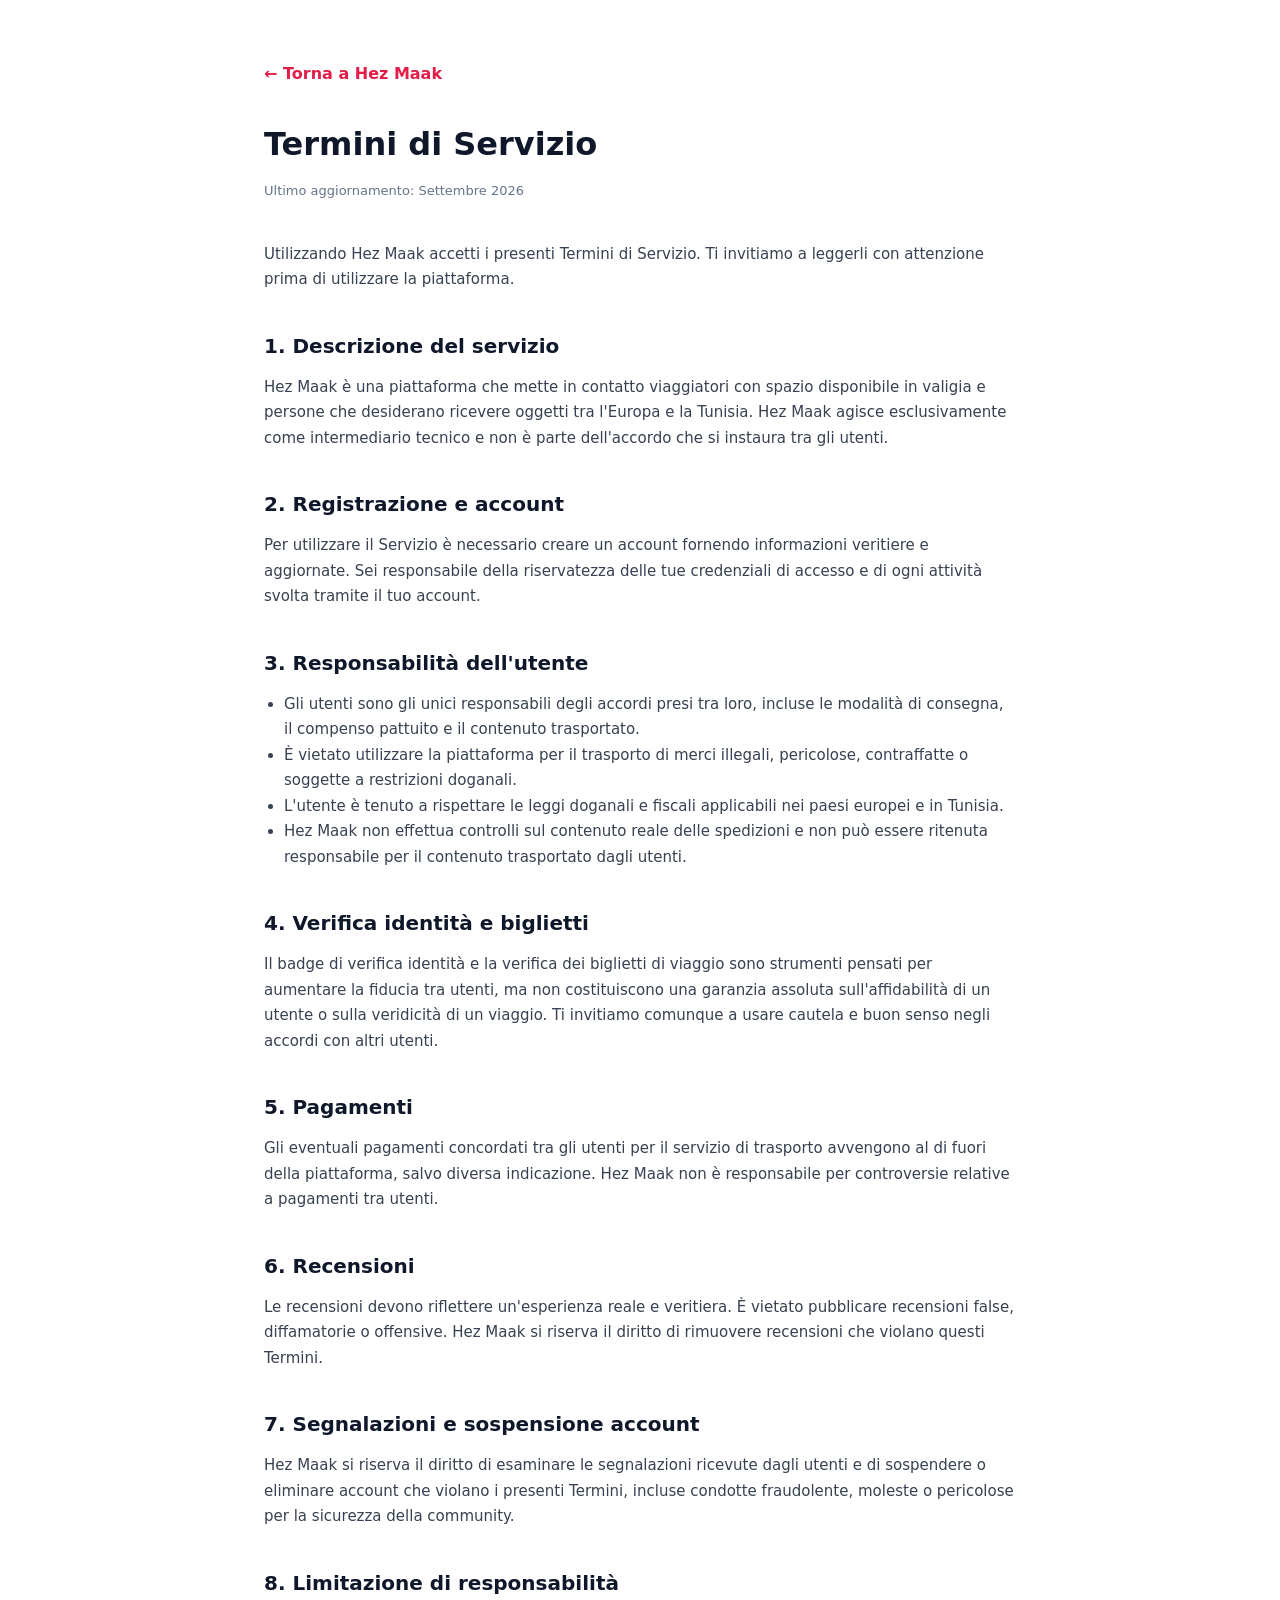
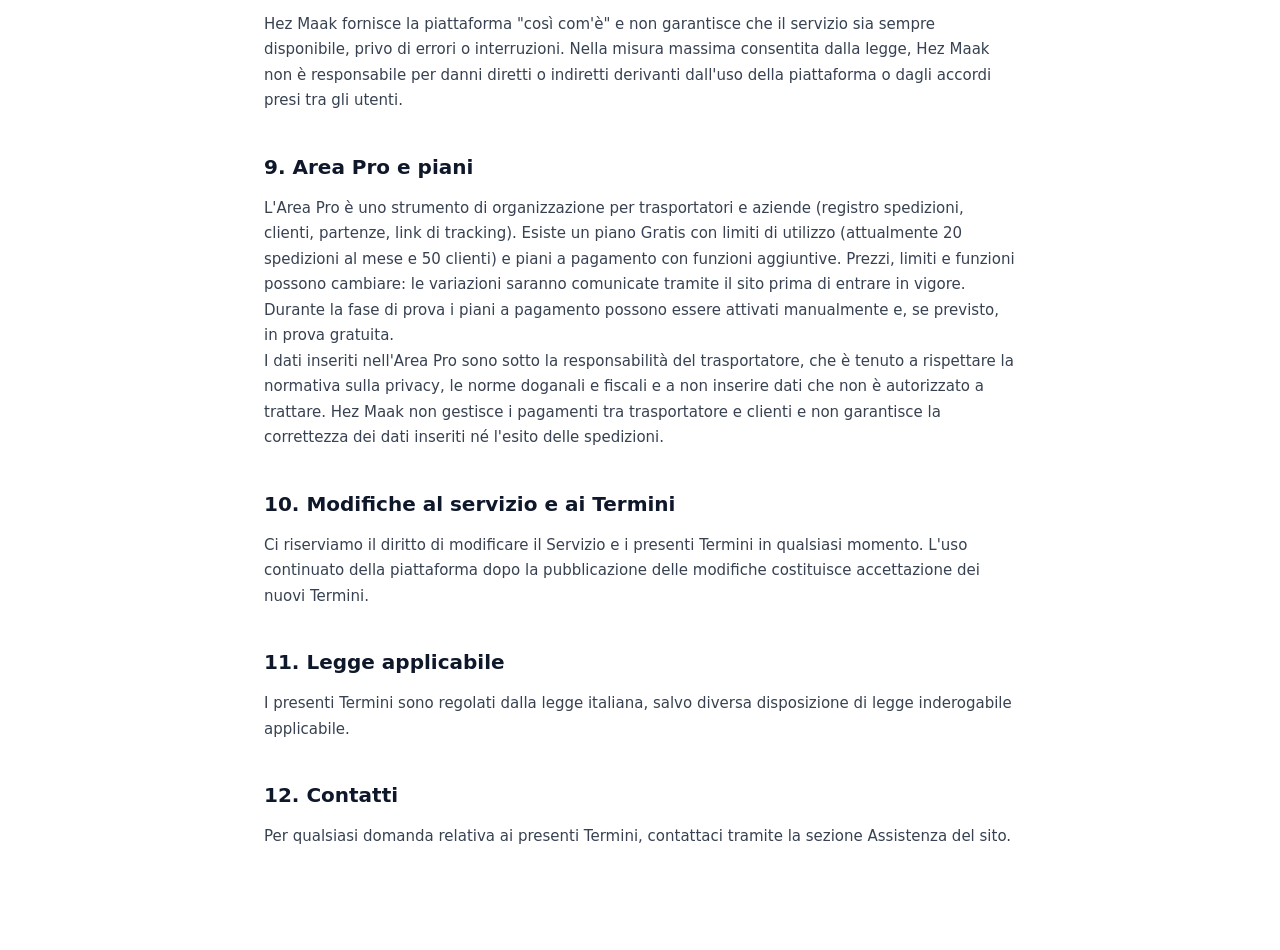
<file: OLD_termini.html>
<!DOCTYPE html>
<html lang="it" dir="ltr">

<head>

  <meta charset="UTF-8">

  <meta
    name="viewport"
    content="width=device-width, initial-scale=1.0"
  >

  <meta
    name="description"
    content="Termini di Servizio di Hez Maak."
  >

  <title>Termini di Servizio | Hez Maak</title>

  <link rel="icon" type="image/svg+xml" href="favicon.svg">
  <link rel="icon" type="image/png" sizes="32x32" href="favicon-32.png">
  <meta name="theme-color" content="#e11d48">

  <link
    rel="stylesheet"
    href="style.css"
  >

</head>

<body>

  <div class="legal-page">

    <a class="back-link" href="index.html">← Torna a Hez Maak</a>

    <h1>Termini di Servizio</h1>
    <p class="legal-updated">Ultimo aggiornamento: Settembre 2026</p>

    <p>
      Utilizzando Hez Maak accetti i presenti Termini di Servizio.
      Ti invitiamo a leggerli con attenzione prima di utilizzare
      la piattaforma.
    </p>

    <h2>1. Descrizione del servizio</h2>
    <p>
      Hez Maak è una piattaforma che mette in contatto viaggiatori
      con spazio disponibile in valigia e persone che desiderano
      ricevere oggetti tra l'Europa e la Tunisia. Hez Maak agisce
      esclusivamente come intermediario tecnico e non è parte
      dell'accordo che si instaura tra gli utenti.
    </p>

    <h2>2. Registrazione e account</h2>
    <p>
      Per utilizzare il Servizio è necessario creare un account
      fornendo informazioni veritiere e aggiornate. Sei responsabile
      della riservatezza delle tue credenziali di accesso e di ogni
      attività svolta tramite il tuo account.
    </p>

    <h2>3. Responsabilità dell'utente</h2>
    <ul>
      <li>Gli utenti sono gli unici responsabili degli accordi presi tra loro, incluse le modalità di consegna, il compenso pattuito e il contenuto trasportato.</li>
      <li>È vietato utilizzare la piattaforma per il trasporto di merci illegali, pericolose, contraffatte o soggette a restrizioni doganali.</li>
      <li>L'utente è tenuto a rispettare le leggi doganali e fiscali applicabili nei paesi europei e in Tunisia.</li>
      <li>Hez Maak non effettua controlli sul contenuto reale delle spedizioni e non può essere ritenuta responsabile per il contenuto trasportato dagli utenti.</li>
    </ul>

    <h2>4. Verifica identità e biglietti</h2>
    <p>
      Il badge di verifica identità e la verifica dei biglietti di
      viaggio sono strumenti pensati per aumentare la fiducia tra
      utenti, ma non costituiscono una garanzia assoluta sull'affidabilità
      di un utente o sulla veridicità di un viaggio. Ti invitiamo
      comunque a usare cautela e buon senso negli accordi con altri utenti.
    </p>

    <h2>5. Pagamenti</h2>
    <p>
      Gli eventuali pagamenti concordati tra gli utenti per il servizio
      di trasporto avvengono al di fuori della piattaforma, salvo
      diversa indicazione. Hez Maak non è responsabile per controversie
      relative a pagamenti tra utenti.
    </p>

    <h2>6. Recensioni</h2>
    <p>
      Le recensioni devono riflettere un'esperienza reale e veritiera.
      È vietato pubblicare recensioni false, diffamatorie o offensive.
      Hez Maak si riserva il diritto di rimuovere recensioni che
      violano questi Termini.
    </p>

    <h2>7. Segnalazioni e sospensione account</h2>
    <p>
      Hez Maak si riserva il diritto di esaminare le segnalazioni
      ricevute dagli utenti e di sospendere o eliminare account che
      violano i presenti Termini, incluse condotte fraudolente,
      moleste o pericolose per la sicurezza della community.
    </p>

    <h2>8. Limitazione di responsabilità</h2>
    <p>
      Hez Maak fornisce la piattaforma "così com'è" e non garantisce
      che il servizio sia sempre disponibile, privo di errori o
      interruzioni. Nella misura massima consentita dalla legge,
      Hez Maak non è responsabile per danni diretti o indiretti
      derivanti dall'uso della piattaforma o dagli accordi presi
      tra gli utenti.
    </p>

    <h2>9. Area Pro e piani</h2>
    <p>
      L'Area Pro è uno strumento di organizzazione per trasportatori e
      aziende (registro spedizioni, clienti, partenze, link di tracking).
      Esiste un piano Gratis con limiti di utilizzo (attualmente 20
      spedizioni al mese e 50 clienti) e piani a pagamento con funzioni
      aggiuntive. Prezzi, limiti e funzioni possono cambiare: le variazioni
      saranno comunicate tramite il sito prima di entrare in vigore. Durante
      la fase di prova i piani a pagamento possono essere attivati
      manualmente e, se previsto, in prova gratuita.
    </p>
    <p>
      I dati inseriti nell'Area Pro sono sotto la responsabilità del
      trasportatore, che è tenuto a rispettare la normativa sulla privacy, le
      norme doganali e fiscali e a non inserire dati che non è autorizzato a
      trattare. Hez Maak non gestisce i pagamenti tra trasportatore e clienti
      e non garantisce la correttezza dei dati inseriti né l'esito delle
      spedizioni.
    </p>

    <h2>10. Modifiche al servizio e ai Termini</h2>
    <p>
      Ci riserviamo il diritto di modificare il Servizio e i presenti
      Termini in qualsiasi momento. L'uso continuato della piattaforma
      dopo la pubblicazione delle modifiche costituisce accettazione
      dei nuovi Termini.
    </p>

    <h2>11. Legge applicabile</h2>
    <p>
      I presenti Termini sono regolati dalla legge italiana, salvo
      diversa disposizione di legge inderogabile applicabile.
    </p>

    <h2>12. Contatti</h2>
    <p>
      Per qualsiasi domanda relativa ai presenti Termini, contattaci
      tramite la sezione Assistenza del sito.
    </p>

  </div>

</body>

</html>
</file>
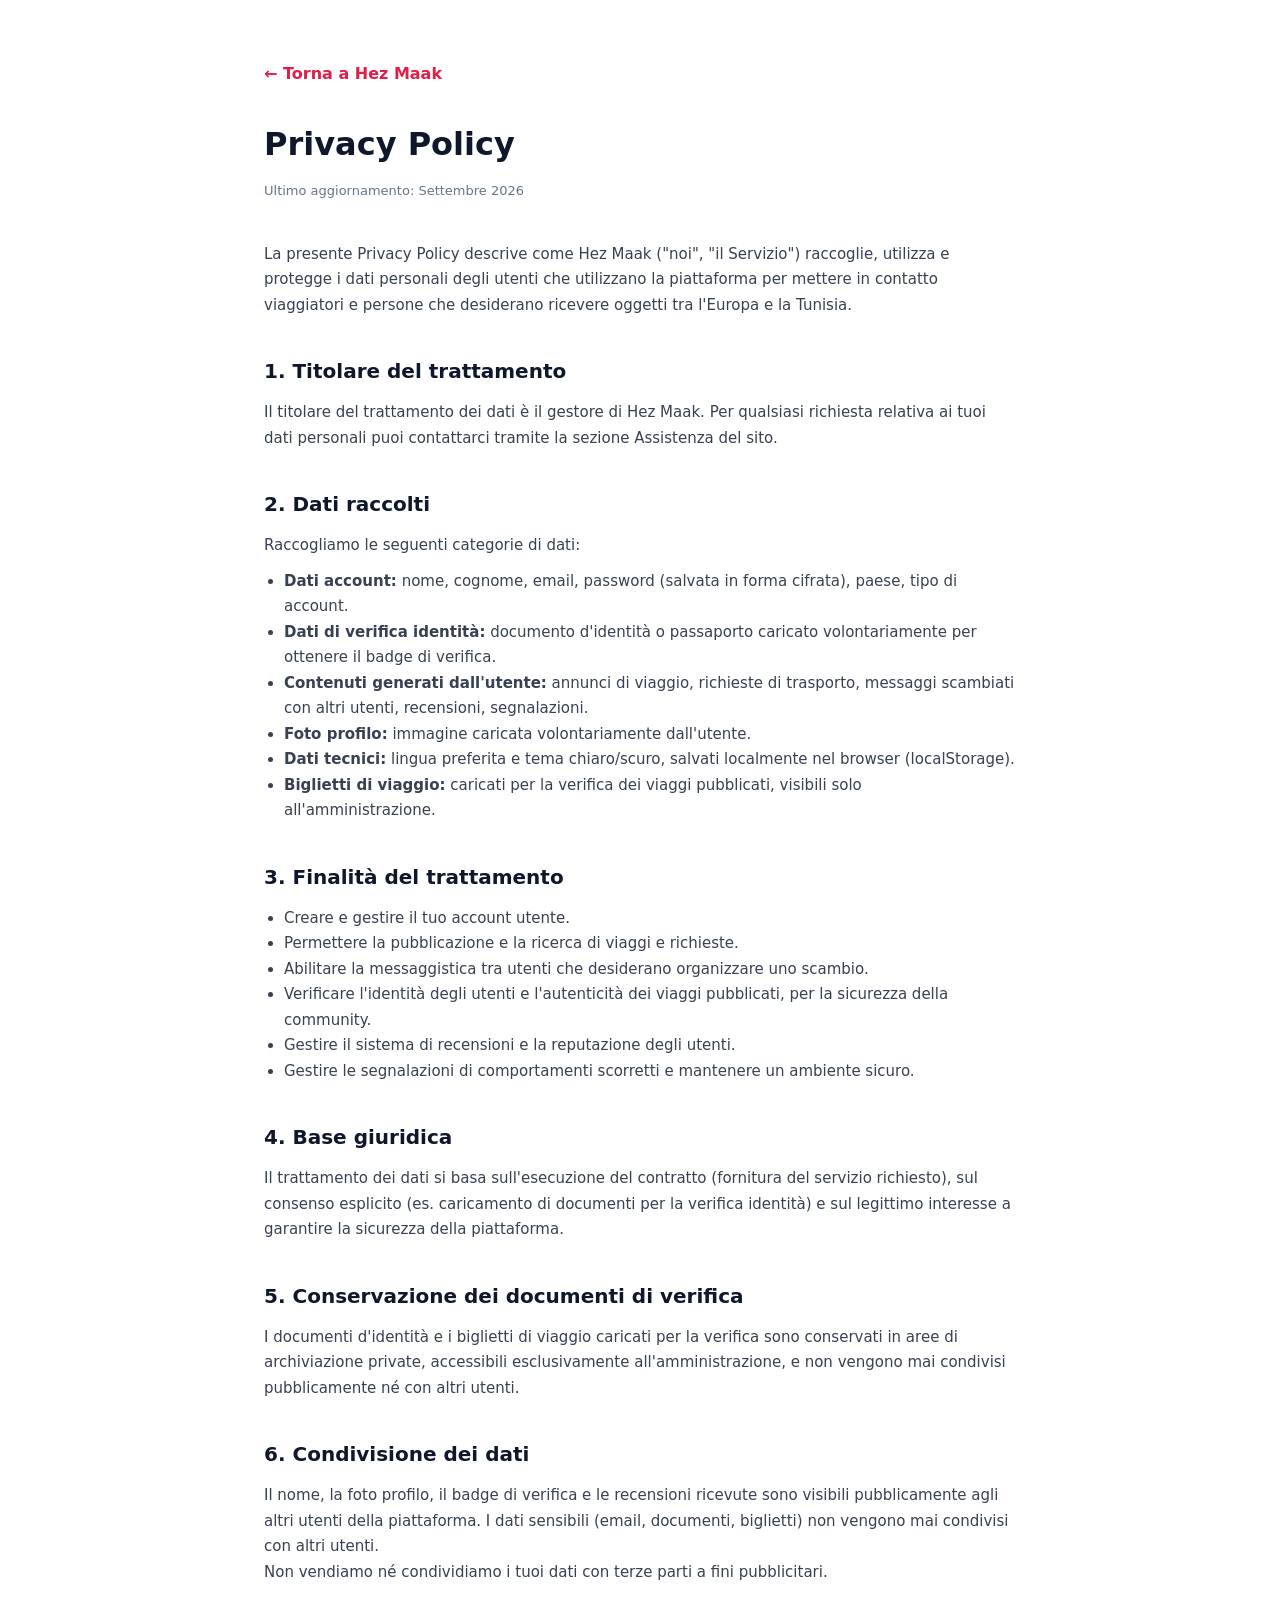
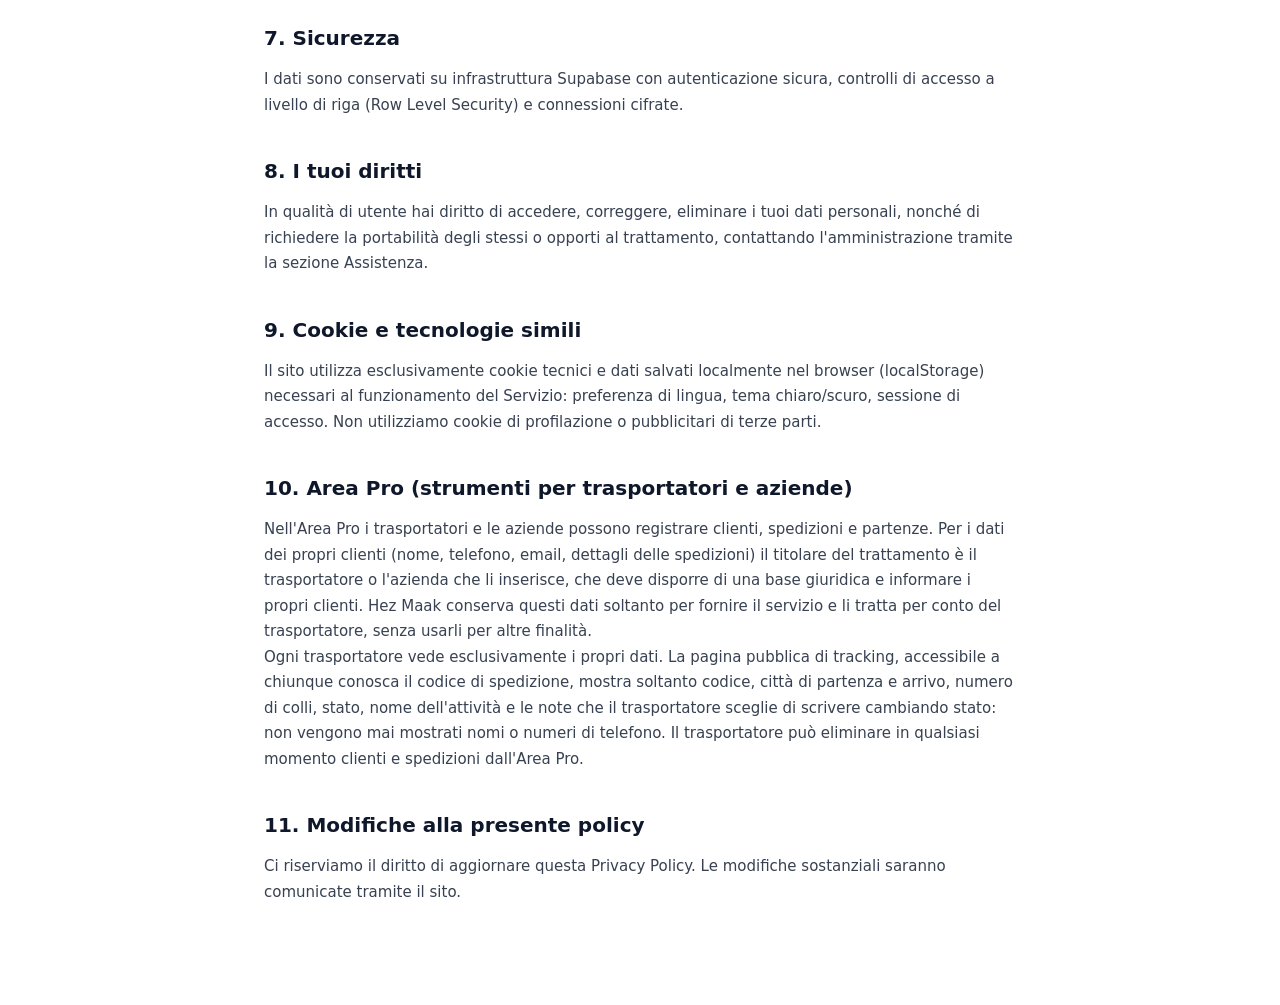
<file: privacy.html>
<!DOCTYPE html>
<html lang="it" dir="ltr">

<head>

  <meta charset="UTF-8">

  <meta
    name="viewport"
    content="width=device-width, initial-scale=1.0"
  >

  <meta
    name="description"
    content="Privacy Policy di Hez Maak."
  >

  <title>Privacy Policy | Hez Maak</title>

  <link rel="icon" type="image/svg+xml" href="favicon.svg">
  <link rel="icon" type="image/png" sizes="32x32" href="favicon-32.png">
  <meta name="theme-color" content="#e11d48">

  <link
    rel="stylesheet"
    href="style.css"
  >

</head>

<body>

  <div class="legal-page">

    <a class="back-link" href="index.html">← Torna a Hez Maak</a>

    <h1>Privacy Policy</h1>
    <p class="legal-updated">Ultimo aggiornamento: Settembre 2026</p>

    <p>
      La presente Privacy Policy descrive come Hez Maak ("noi", "il Servizio")
      raccoglie, utilizza e protegge i dati personali degli utenti che
      utilizzano la piattaforma per mettere in contatto viaggiatori e persone
      che desiderano ricevere oggetti tra l'Europa e la Tunisia.
    </p>

    <h2>1. Titolare del trattamento</h2>
    <p>
      Il titolare del trattamento dei dati è il gestore di Hez Maak.
      Per qualsiasi richiesta relativa ai tuoi dati personali puoi
      contattarci tramite la sezione Assistenza del sito.
    </p>

    <h2>2. Dati raccolti</h2>
    <p>Raccogliamo le seguenti categorie di dati:</p>
    <ul>
      <li><strong>Dati account:</strong> nome, cognome, email, password (salvata in forma cifrata), paese, tipo di account.</li>
      <li><strong>Dati di verifica identità:</strong> documento d'identità o passaporto caricato volontariamente per ottenere il badge di verifica.</li>
      <li><strong>Contenuti generati dall'utente:</strong> annunci di viaggio, richieste di trasporto, messaggi scambiati con altri utenti, recensioni, segnalazioni.</li>
      <li><strong>Foto profilo:</strong> immagine caricata volontariamente dall'utente.</li>
      <li><strong>Dati tecnici:</strong> lingua preferita e tema chiaro/scuro, salvati localmente nel browser (localStorage).</li>
      <li><strong>Biglietti di viaggio:</strong> caricati per la verifica dei viaggi pubblicati, visibili solo all'amministrazione.</li>
    </ul>

    <h2>3. Finalità del trattamento</h2>
    <ul>
      <li>Creare e gestire il tuo account utente.</li>
      <li>Permettere la pubblicazione e la ricerca di viaggi e richieste.</li>
      <li>Abilitare la messaggistica tra utenti che desiderano organizzare uno scambio.</li>
      <li>Verificare l'identità degli utenti e l'autenticità dei viaggi pubblicati, per la sicurezza della community.</li>
      <li>Gestire il sistema di recensioni e la reputazione degli utenti.</li>
      <li>Gestire le segnalazioni di comportamenti scorretti e mantenere un ambiente sicuro.</li>
    </ul>

    <h2>4. Base giuridica</h2>
    <p>
      Il trattamento dei dati si basa sull'esecuzione del contratto
      (fornitura del servizio richiesto), sul consenso esplicito
      (es. caricamento di documenti per la verifica identità) e
      sul legittimo interesse a garantire la sicurezza della piattaforma.
    </p>

    <h2>5. Conservazione dei documenti di verifica</h2>
    <p>
      I documenti d'identità e i biglietti di viaggio caricati per la
      verifica sono conservati in aree di archiviazione private,
      accessibili esclusivamente all'amministrazione, e non vengono
      mai condivisi pubblicamente né con altri utenti.
    </p>

    <h2>6. Condivisione dei dati</h2>
    <p>
      Il nome, la foto profilo, il badge di verifica e le recensioni
      ricevute sono visibili pubblicamente agli altri utenti della
      piattaforma. I dati sensibili (email, documenti, biglietti)
      non vengono mai condivisi con altri utenti.
    </p>
    <p>
      Non vendiamo né condividiamo i tuoi dati con terze parti a
      fini pubblicitari.
    </p>

    <h2>7. Sicurezza</h2>
    <p>
      I dati sono conservati su infrastruttura Supabase con
      autenticazione sicura, controlli di accesso a livello di
      riga (Row Level Security) e connessioni cifrate.
    </p>

    <h2>8. I tuoi diritti</h2>
    <p>
      In qualità di utente hai diritto di accedere, correggere,
      eliminare i tuoi dati personali, nonché di richiedere la
      portabilità degli stessi o opporti al trattamento, contattando
      l'amministrazione tramite la sezione Assistenza.
    </p>

    <h2>9. Cookie e tecnologie simili</h2>
    <p>
      Il sito utilizza esclusivamente cookie tecnici e dati salvati
      localmente nel browser (localStorage) necessari al funzionamento
      del Servizio: preferenza di lingua, tema chiaro/scuro, sessione
      di accesso. Non utilizziamo cookie di profilazione o pubblicitari
      di terze parti.
    </p>

    <h2>10. Area Pro (strumenti per trasportatori e aziende)</h2>
    <p>
      Nell'Area Pro i trasportatori e le aziende possono registrare clienti,
      spedizioni e partenze. Per i dati dei propri clienti (nome, telefono,
      email, dettagli delle spedizioni) il titolare del trattamento è il
      trasportatore o l'azienda che li inserisce, che deve disporre di una
      base giuridica e informare i propri clienti. Hez Maak conserva questi
      dati soltanto per fornire il servizio e li tratta per conto del
      trasportatore, senza usarli per altre finalità.
    </p>
    <p>
      Ogni trasportatore vede esclusivamente i propri dati. La pagina pubblica
      di tracking, accessibile a chiunque conosca il codice di spedizione,
      mostra soltanto codice, città di partenza e arrivo, numero di colli,
      stato, nome dell'attività e le note che il trasportatore sceglie di
      scrivere cambiando stato: non vengono mai mostrati nomi o numeri di
      telefono. Il trasportatore può eliminare in qualsiasi momento clienti e
      spedizioni dall'Area Pro.
    </p>

    <h2>11. Modifiche alla presente policy</h2>
    <p>
      Ci riserviamo il diritto di aggiornare questa Privacy Policy.
      Le modifiche sostanziali saranno comunicate tramite il sito.
    </p>

  </div>

</body>

</html>
</file>
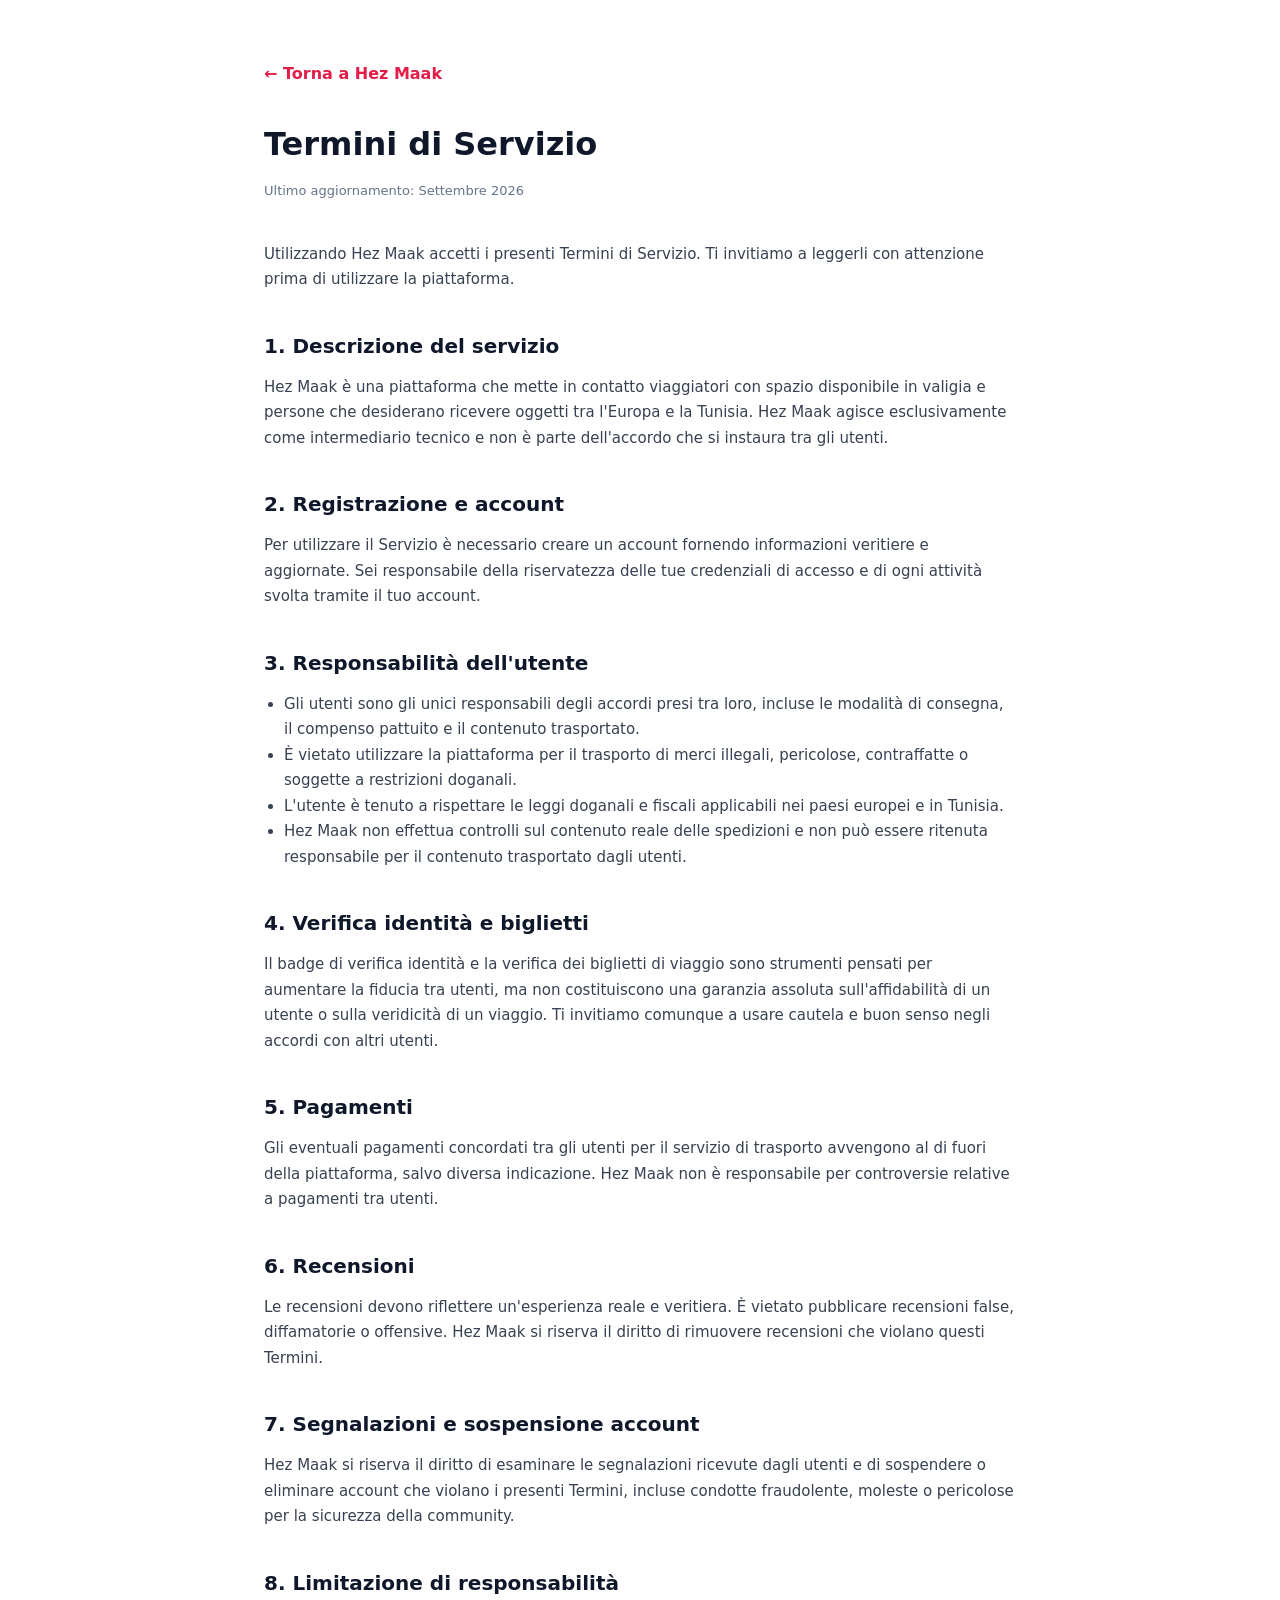
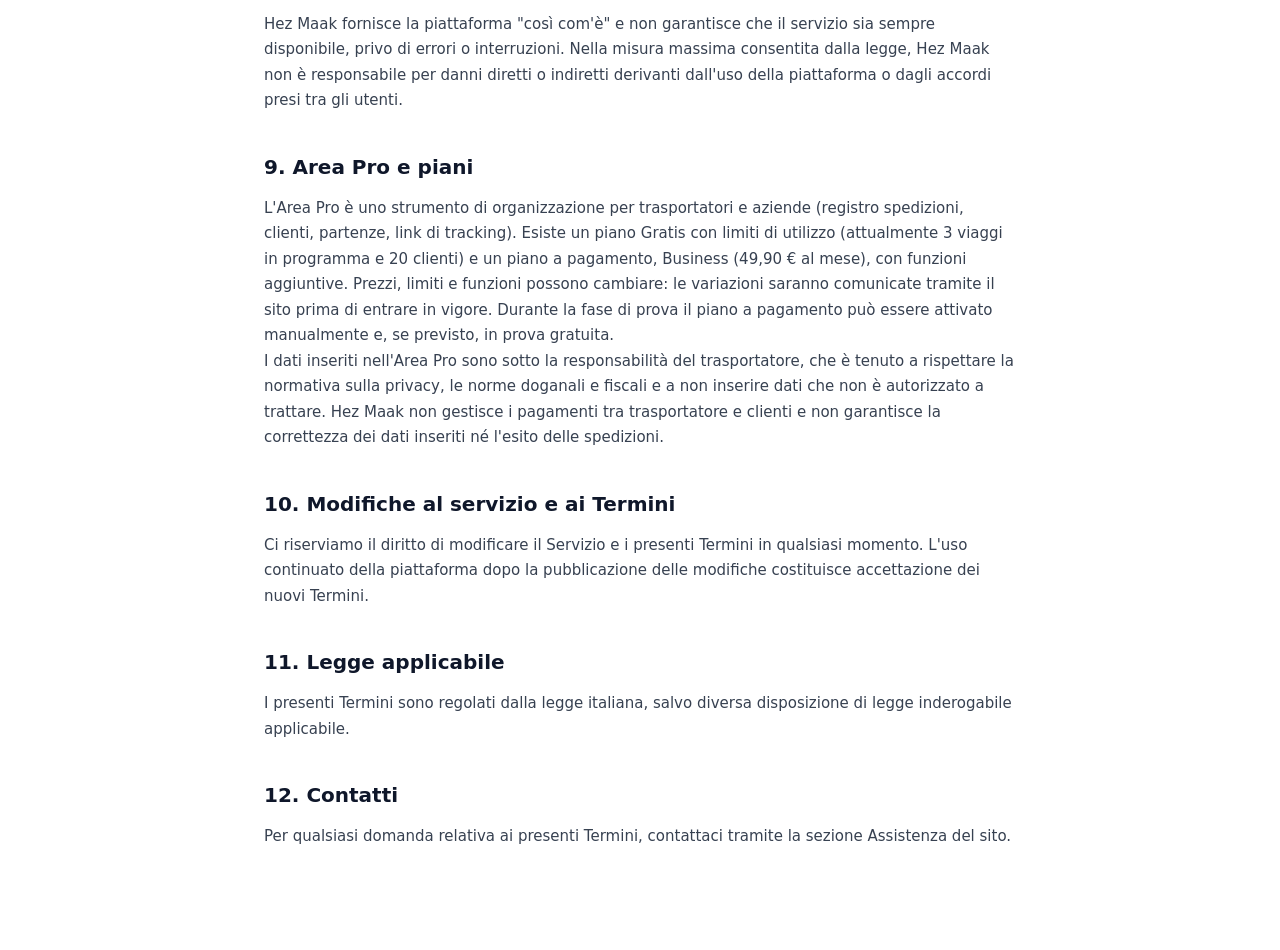
<file: termini.html>
<!DOCTYPE html>
<html lang="it" dir="ltr">

<head>

  <meta charset="UTF-8">

  <meta
    name="viewport"
    content="width=device-width, initial-scale=1.0"
  >

  <meta
    name="description"
    content="Termini di Servizio di Hez Maak."
  >

  <title>Termini di Servizio | Hez Maak</title>

  <link rel="icon" type="image/svg+xml" href="favicon.svg">
  <link rel="icon" type="image/png" sizes="32x32" href="favicon-32.png">
  <meta name="theme-color" content="#e11d48">

  <link
    rel="stylesheet"
    href="style.css"
  >

</head>

<body>

  <div class="legal-page">

    <a class="back-link" href="index.html">← Torna a Hez Maak</a>

    <h1>Termini di Servizio</h1>
    <p class="legal-updated">Ultimo aggiornamento: Settembre 2026</p>

    <p>
      Utilizzando Hez Maak accetti i presenti Termini di Servizio.
      Ti invitiamo a leggerli con attenzione prima di utilizzare
      la piattaforma.
    </p>

    <h2>1. Descrizione del servizio</h2>
    <p>
      Hez Maak è una piattaforma che mette in contatto viaggiatori
      con spazio disponibile in valigia e persone che desiderano
      ricevere oggetti tra l'Europa e la Tunisia. Hez Maak agisce
      esclusivamente come intermediario tecnico e non è parte
      dell'accordo che si instaura tra gli utenti.
    </p>

    <h2>2. Registrazione e account</h2>
    <p>
      Per utilizzare il Servizio è necessario creare un account
      fornendo informazioni veritiere e aggiornate. Sei responsabile
      della riservatezza delle tue credenziali di accesso e di ogni
      attività svolta tramite il tuo account.
    </p>

    <h2>3. Responsabilità dell'utente</h2>
    <ul>
      <li>Gli utenti sono gli unici responsabili degli accordi presi tra loro, incluse le modalità di consegna, il compenso pattuito e il contenuto trasportato.</li>
      <li>È vietato utilizzare la piattaforma per il trasporto di merci illegali, pericolose, contraffatte o soggette a restrizioni doganali.</li>
      <li>L'utente è tenuto a rispettare le leggi doganali e fiscali applicabili nei paesi europei e in Tunisia.</li>
      <li>Hez Maak non effettua controlli sul contenuto reale delle spedizioni e non può essere ritenuta responsabile per il contenuto trasportato dagli utenti.</li>
    </ul>

    <h2>4. Verifica identità e biglietti</h2>
    <p>
      Il badge di verifica identità e la verifica dei biglietti di
      viaggio sono strumenti pensati per aumentare la fiducia tra
      utenti, ma non costituiscono una garanzia assoluta sull'affidabilità
      di un utente o sulla veridicità di un viaggio. Ti invitiamo
      comunque a usare cautela e buon senso negli accordi con altri utenti.
    </p>

    <h2>5. Pagamenti</h2>
    <p>
      Gli eventuali pagamenti concordati tra gli utenti per il servizio
      di trasporto avvengono al di fuori della piattaforma, salvo
      diversa indicazione. Hez Maak non è responsabile per controversie
      relative a pagamenti tra utenti.
    </p>

    <h2>6. Recensioni</h2>
    <p>
      Le recensioni devono riflettere un'esperienza reale e veritiera.
      È vietato pubblicare recensioni false, diffamatorie o offensive.
      Hez Maak si riserva il diritto di rimuovere recensioni che
      violano questi Termini.
    </p>

    <h2>7. Segnalazioni e sospensione account</h2>
    <p>
      Hez Maak si riserva il diritto di esaminare le segnalazioni
      ricevute dagli utenti e di sospendere o eliminare account che
      violano i presenti Termini, incluse condotte fraudolente,
      moleste o pericolose per la sicurezza della community.
    </p>

    <h2>8. Limitazione di responsabilità</h2>
    <p>
      Hez Maak fornisce la piattaforma "così com'è" e non garantisce
      che il servizio sia sempre disponibile, privo di errori o
      interruzioni. Nella misura massima consentita dalla legge,
      Hez Maak non è responsabile per danni diretti o indiretti
      derivanti dall'uso della piattaforma o dagli accordi presi
      tra gli utenti.
    </p>

    <h2>9. Area Pro e piani</h2>
    <p>
      L'Area Pro è uno strumento di organizzazione per trasportatori e
      aziende (registro spedizioni, clienti, partenze, link di tracking).
      Esiste un piano Gratis con limiti di utilizzo (attualmente 3
      viaggi in programma e 20 clienti) e un piano a pagamento, Business
      (49,90 € al mese), con funzioni aggiuntive. Prezzi, limiti e funzioni possono cambiare: le variazioni
      saranno comunicate tramite il sito prima di entrare in vigore. Durante
      la fase di prova il piano a pagamento può essere attivato
      manualmente e, se previsto, in prova gratuita.
    </p>
    <p>
      I dati inseriti nell'Area Pro sono sotto la responsabilità del
      trasportatore, che è tenuto a rispettare la normativa sulla privacy, le
      norme doganali e fiscali e a non inserire dati che non è autorizzato a
      trattare. Hez Maak non gestisce i pagamenti tra trasportatore e clienti
      e non garantisce la correttezza dei dati inseriti né l'esito delle
      spedizioni.
    </p>

    <h2>10. Modifiche al servizio e ai Termini</h2>
    <p>
      Ci riserviamo il diritto di modificare il Servizio e i presenti
      Termini in qualsiasi momento. L'uso continuato della piattaforma
      dopo la pubblicazione delle modifiche costituisce accettazione
      dei nuovi Termini.
    </p>

    <h2>11. Legge applicabile</h2>
    <p>
      I presenti Termini sono regolati dalla legge italiana, salvo
      diversa disposizione di legge inderogabile applicabile.
    </p>

    <h2>12. Contatti</h2>
    <p>
      Per qualsiasi domanda relativa ai presenti Termini, contattaci
      tramite la sezione Assistenza del sito.
    </p>

  </div>

</body>

</html>
</file>
<file: style.css>
* {
  box-sizing: border-box;
  margin: 0;
  padding: 0;
}

:root {
  --primary: #e11d48;
  --primary-dark: #be123c;
  --dark: #0f172a;
  --text: #334155;
  --muted: #64748b;
  --light: #f8fafc;
  --border: #e2e8f0;
  --white: #ffffff;
  --green: #16a34a;
}

html {
  scroll-behavior: smooth;
}

body {
  font-family:
    Inter,
    system-ui,
    -apple-system,
    BlinkMacSystemFont,
    "Segoe UI",
    sans-serif;

  background: var(--white);
  color: var(--text);
  line-height: 1.6;
}

button,
input,
select,
textarea {
  font: inherit;
}

button {
  cursor: pointer;
}

a {
  text-decoration: none;
  color: inherit;
}

.container {
  width: min(1180px, calc(100% - 40px));
  margin: auto;
}


/* =====================================================
   HEADER
===================================================== */

.header {
  position: sticky;
  top: 0;
  z-index: 1000;
  background: rgba(255,255,255,.95);
  backdrop-filter: blur(12px);
  border-bottom: 1px solid var(--border);
}

.nav {
  min-height: 75px;
  display: flex;
  align-items: center;
  justify-content: space-between;
  gap: 25px;
}

.logo {
  display: flex;
  align-items: center;
  gap: 10px;
}

.logo-icon {
  width: 40px;
  height: 40px;
  flex-shrink: 0;
  border-radius: 10px;
}

.logo-text {
  font-size: 22px;
  font-weight: 900;
  color: var(--primary);
  display: flex;
  flex-direction: column;
  line-height: 1;
}

.logo-text small {
  font-size: 11px;
  color: var(--dark);
  font-weight: 500;
  margin-top: 4px;
}

nav {
  display: flex;
  align-items: center;
  gap: 20px;
}

nav a {
  font-size: 14px;
  font-weight: 600;
}

nav a:hover {
  color: var(--primary);
}

.mobile-menu {
  display: none;
  border: 0;
  background: transparent;
  font-size: 27px;
}

.primary,
.secondary {
  border: 0;
  padding: 12px 19px;
  min-height: 44px;
  box-sizing: border-box;
  display: inline-flex;
  align-items: center;
  justify-content: center;
  border-radius: 12px;
  font-weight: 700;
  transition: .2s;
}

.primary {
  background: var(--primary);
  color: white;
}

.primary:hover {
  background: var(--primary-dark);
  transform: translateY(-1px);
}

.secondary {
  background: #fff1f2;
  color: var(--primary);
}

.secondary:hover {
  background: #ffe4e6;
}

.large {
  padding: 15px 24px;
  font-size: 16px;
}

.icon-button,
.language-button {
  border: 0;
  background: transparent;
  padding: 8px;
}

.language-button {
  font-weight: 700;
}


/* =====================================================
   HERO
===================================================== */

.hero {
  background:
    radial-gradient(
      circle at 80% 20%,
      #ffe4e6,
      transparent 35%
    ),
    linear-gradient(
      180deg,
      #fff,
      #fff7f8
    );

  padding: 90px 0;
}

.hero-grid {
  display: grid;
  grid-template-columns: 1.15fr .85fr;
  align-items: center;
  gap: 70px;
}

.badge {
  display: inline-block;
  background: white;
  border: 1px solid var(--border);
  border-radius: 30px;
  padding: 7px 13px;
  margin-bottom: 20px;
  font-size: 13px;
  font-weight: 700;
}

.hero h1 {
  font-size: clamp(40px, 6vw, 70px);
  line-height: 1.02;
  letter-spacing: -2px;
  color: var(--dark);
}

.hero h1 span {
  color: var(--primary);
}

.hero-content > p {
  max-width: 650px;
  margin: 25px 0;
  font-size: 18px;
  color: var(--muted);
}

.hero-buttons {
  display: flex;
  flex-wrap: wrap;
  gap: 12px;
}

.trust {
  display: flex;
  flex-wrap: wrap;
  gap: 20px;
  margin-top: 28px;
  color: var(--muted);
  font-size: 13px;
}

.trust strong {
  color: var(--green);
}

.hero-card {
  display: flex;
  justify-content: center;
}

.route-card {
  width: 100%;
  max-width: 430px;
  background: white;
  border: 1px solid var(--border);
  border-radius: 25px;
  padding: 35px;
  box-shadow: 0 25px 70px rgba(15,23,42,.1);
}

.route-title {
  font-weight: 800;
  margin-bottom: 35px;
}

.route {
  display: flex;
  align-items: center;
  justify-content: space-between;
  gap: 15px;
}

.route > div {
  text-align: center;
}

.route span {
  display: block;
  font-size: 40px;
}

.route-line {
  color: var(--primary);
  font-size: 14px;
}

.route-card p {
  margin-top: 30px;
  color: var(--muted);
}


/* =====================================================
   SECTIONS
===================================================== */

section {
  padding: 90px 0;
}

.section-title span,
.section-label {
  color: var(--primary);
  font-size: 12px;
  font-weight: 900;
  letter-spacing: 1.5px;
}

.section-title h2,
.section-header h2 {
  font-size: clamp(28px, 4vw, 42px);
  color: var(--dark);
  margin-top: 8px;
}


/* =====================================================
   HOW
===================================================== */

.how {
  background: var(--light);
}

.steps {
  display: grid;
  grid-template-columns: repeat(4, 1fr);
  gap: 25px;
  margin-top: 50px;
}

.step {
  background: white;
  padding: 30px;
  border-radius: 18px;
  border: 1px solid var(--border);
}

.step-number {
  width: 42px;
  height: 42px;
  display: grid;
  place-items: center;
  background: #ffe4e6;
  color: var(--primary);
  border-radius: 50%;
  font-weight: 900;
  margin-bottom: 20px;
}

.step h3 {
  color: var(--dark);
  margin-bottom: 8px;
}

.step p {
  color: var(--muted);
}


/* =====================================================
   MARKETPLACE
===================================================== */

.marketplace,
.requests-section {
  background: white;
}

.requests-section {
  background: #f8fafc;
}

.section-header {
  display: flex;
  justify-content: space-between;
  align-items: end;
  gap: 20px;
  margin-bottom: 35px;
}

.cards {
  display: grid;
  grid-template-columns:
    repeat(3, minmax(0, 1fr));
  gap: 20px;
}

.card {
  background: white;
  border: 1px solid var(--border);
  border-radius: 20px;
  padding: 25px;
  box-shadow: 0 8px 30px rgba(15,23,42,.05);
}

.card h3 {
  color: var(--dark);
  margin-bottom: 3px;
}

.card p {
  margin-top: 10px;
}

.avatar {
  width: 52px;
  height: 52px;
  display: grid;
  place-items: center;
  background: #fff1f2;
  border-radius: 50%;
  font-size: 25px;
  margin-bottom: 15px;
}

.trip-card strong {
  display: block;
  margin-top: 15px;
  color: var(--primary);
  font-size: 18px;
}

.trip-card button {
  margin-top: 20px;
  width: 100%;
}


/* Riga con bottone Contatta + Segnala affiancati */

.card-actions-row {
  display: flex;
  gap: 8px;
  margin-top: 20px;
}

.card-actions-row .primary {
  flex: 1;
  margin-top: 0;
}

.report-inline-button {
  flex-shrink: 0;
  width: 44px;
  height: 44px;
  border-radius: 12px;
  border: 1px solid var(--border);
  background: #fff;
  font-size: 17px;
  cursor: pointer;
  display: flex;
  align-items: center;
  justify-content: center;
  transition: .2s;
}

.report-inline-button:hover {
  background: #fff1f2;
  border-color: #fecaca;
}

.verified {
  background: #dcfce7;
  color: #166534;
  border-radius: 20px;
  padding: 3px 7px;
  font-size: 11px;
}

.loading,
.empty-state {
  grid-column: 1 / -1;
  text-align: center;
  padding: 60px 20px;
  color: var(--muted);
}


/* =====================================================
   CTA
===================================================== */

.cta {
  background: var(--dark);
  color: white;
  text-align: center;
}

.cta h2 {
  font-size: clamp(30px, 5vw, 50px);
}

.cta p {
  color: #cbd5e1;
  margin: 15px 0 25px;
}


/* =====================================================
   FOOTER
===================================================== */

footer {
  background: #020617;
  color: #cbd5e1;
  padding-top: 60px;
}

.footer-grid {
  display: grid;
  grid-template-columns: 2fr 1fr 1fr;
  gap: 50px;
  padding-bottom: 50px;
}

.footer-grid h4 {
  color: white;
  margin-bottom: 15px;
}

.footer-grid a {
  display: block;
  margin: 8px 0;
}

.footer-grid a:hover {
  color: white;
}

.social-links {
  display: flex;
  gap: 10px;
  margin-top: 20px;
}

.social-links a {
  width: 40px;
  height: 40px;
  display: grid;
  place-items: center;
  border-radius: 12px;
  background: rgba(255, 255, 255, .08);
  color: #cbd5e1;
  transition: .2s;
}

.social-links a:hover {
  background: var(--primary);
  color: white;
  transform: translateY(-2px);
}

.copyright {
  text-align: center;
  border-top: 1px solid #1e293b;
  padding: 20px;
  font-size: 13px;
}


/* =====================================================
   AUTH
===================================================== */

#authModal,
#tripModal,
#requestModal {
  display: none;
}

.auth-overlay {
  position: fixed;
  inset: 0;
  background: rgba(2,6,23,.7);
  z-index: 9999;
  display: flex;
  align-items: center;
  justify-content: center;
  padding: 20px;
}

.auth-box {
  width: 100%;
  max-width: 450px;
  max-height: 90vh;
  overflow-y: auto;
  background: white;
  padding: 32px;
  border-radius: 22px;
  position: relative;
  box-shadow: 0 30px 90px rgba(0,0,0,.25);
}

.auth-box h2 {
  color: var(--dark);
  margin-bottom: 8px;
}

.auth-box > div > p {
  color: var(--muted);
  margin-bottom: 20px;
}

.auth-box input,
.auth-box select,
.auth-box textarea {
  width: 100%;
  padding: 13px;
  margin-bottom: 12px;
  border: 1px solid #cbd5e1;
  border-radius: 10px;
  background: white;
}

.auth-box textarea {
  resize: vertical;
}

.auth-box label {
  display: block;
  font-size: 13px;
  font-weight: 700;
  margin: 8px 0 5px;
}

.auth-close {
  position: absolute;
  right: 15px;
  top: 10px;
  border: 0;
  background: transparent;
  font-size: 30px;
  color: var(--muted);
}

.auth-button {
  width: 100%;
  margin-top: 5px;
}

.auth-switch {
  text-align: center;
  margin-top: 18px !important;
}

.auth-switch button {
  border: 0;
  background: transparent;
  color: var(--primary);
  font-weight: 800;
}

.auth-error,
.auth-success {
  padding: 12px;
  margin-top: 15px;
  border-radius: 10px;
}

.auth-error {
  background: #fee2e2;
  color: #991b1b;
}

.auth-success {
  background: #dcfce7;
  color: #166534;
}


/* =====================================================
   DARK
===================================================== */

body.dark {
  background: #020617;
  color: #cbd5e1;
}

body.dark .header,
body.dark .route-card,
body.dark .card,
body.dark .step,
body.dark .auth-box {
  background: #0f172a;
  border-color: #1e293b;
}

body.dark .hero {
  background: #020617;
}

body.dark .hero h1,
body.dark .section-title h2,
body.dark .section-header h2,
body.dark .step h3,
body.dark .card h3,
body.dark .auth-box h2 {
  color: white;
}

body.dark .how,
body.dark .requests-section {
  background: #020617;
}

body.dark .badge {
  background: #0f172a;
  border-color: #1e293b;
}

body.dark .logo-text small {
  color: white;
}

body.dark .auth-box input,
body.dark .auth-box select,
body.dark .auth-box textarea {
  background: #020617;
  color: white;
  border-color: #334155;
}


/* =====================================================
   MOBILE
===================================================== */

@media (max-width: 900px) {

  .mobile-menu {
    display: block;
  }

  nav {
    position: absolute;
    top: 75px;
    left: 0;
    right: 0;
    background: white;
    padding: 20px;
    border-bottom: 1px solid var(--border);
    display: none;
    flex-direction: column;
    align-items: stretch;
  }

  nav.open {
    display: flex;
  }

  .hero-grid {
    grid-template-columns: 1fr;
  }

  .hero-card {
    order: -1;
  }

  .steps {
    grid-template-columns: repeat(2, 1fr);
  }

  .cards {
    grid-template-columns: repeat(2, 1fr);
  }

  .footer-grid {
    grid-template-columns: 1fr 1fr;
  }
}


@media (max-width: 600px) {

  .container {
    width: min(
      100% - 28px,
      1180px
    );
  }

  section {
    padding: 65px 0;
  }

  .hero {
    padding: 60px 0;
  }

  .hero h1 {
    font-size: 42px;
    letter-spacing: -1.5px;
  }

  .hero-buttons {
    flex-direction: column;
  }

  .hero-buttons button {
    width: 100%;
  }

  .trust {
    flex-direction: column;
    gap: 8px;
  }

  .route-card {
    padding: 25px;
  }

  .route {
    flex-direction: column;
  }

  .route-line {
    transform: rotate(90deg);
  }

  .steps,
  .cards,
  .footer-grid {
    grid-template-columns: 1fr;
  }

  .section-header {
    align-items: stretch;
    flex-direction: column;
  }

  .section-header button {
    width: 100%;
  }

  .auth-box {
    padding: 25px 20px;
  }

}


/* =====================================================
   PROFILE DASHBOARD
===================================================== */

.profile-page {
  position: fixed;
  inset: 0;
  z-index: 9000;
  background: #f8fafc;
  overflow-y: auto;
  padding: 35px 0 70px;
}

.back-button {
  border: 0;
  background: transparent;
  color: var(--primary);
  font-weight: 800;
  font-size: 15px;
  margin-bottom: 25px;
  cursor: pointer;
}

.profile-layout {
  display: grid;
  grid-template-columns: 300px 1fr;
  gap: 25px;
  align-items: start;
}

.profile-sidebar {
  background: white;
  border: 1px solid var(--border);
  border-radius: 22px;
  padding: 30px;
  text-align: center;
  position: sticky;
  top: 20px;
  box-shadow: 0 10px 35px rgba(15,23,42,.06);
}

.profile-avatar-wrap {
  position: relative;
  width: 95px;
  margin: 0 auto 18px;
}

.profile-avatar {
  width: 95px;
  height: 95px;
  border-radius: 50%;
  background: #fff1f2;
  display: grid;
  place-items: center;
  font-size: 45px;
  overflow: hidden;
}

.profile-avatar img {
  width: 100%;
  height: 100%;
  object-fit: cover;
}

.avatar-edit-button {
  position: absolute;
  bottom: 14px;
  right: -4px;
  width: 32px;
  height: 32px;
  border-radius: 50%;
  border: 2px solid #fff;
  background: #0066ff;
  color: #fff;
  font-size: 14px;
  display: flex;
  align-items: center;
  justify-content: center;
  cursor: pointer;
  box-shadow: 0 2px 8px rgba(0,0,0,.2);
}

.avatar-edit-button:hover {
  filter: brightness(1.1);
}


/* Avatar riutilizzabile su card viaggi/richieste/recensioni */

.avatar-img {
  border-radius: 50%;
  object-fit: cover;
  flex-shrink: 0;
  display: block;
  margin-bottom: 15px;
}

.avatar-placeholder {
  border-radius: 50%;
  background: #fff1f2;
  display: flex;
  align-items: center;
  justify-content: center;
  flex-shrink: 0;
  font-size: 20px;
}

.profile-sidebar h2 {
  color: var(--dark);
  margin-bottom: 5px;
}

.profile-email {
  color: var(--muted);
  font-size: 13px;
  word-break: break-word;
}

.profile-badge {
  display: inline-block;
  margin: 18px 0;
  padding: 7px 12px;
  border-radius: 30px;
  font-size: 12px;
  font-weight: 800;
}

.verified-profile {
  background: #dcfce7;
  color: #166534;
}

.not-verified {
  background: #fef3c7;
  color: #92400e;
}

.profile-rating {
  display: flex;
  justify-content: center;
  flex-direction: column;
  gap: 3px;
  padding: 15px 0;
  border-top: 1px solid var(--border);
  border-bottom: 1px solid var(--border);
  margin-bottom: 20px;
}

.profile-rating strong {
  font-size: 20px;
  color: var(--dark);
}

.profile-rating span {
  color: var(--muted);
  font-size: 13px;
}

.profile-action {
  width: 100%;
  margin-bottom: 10px;
}

.logout-button {
  width: 100%;
  margin-top: 15px;
  border: 0;
  background: transparent;
  color: #dc2626;
  padding: 10px;
  font-weight: 700;
  cursor: pointer;
}

.profile-main {
  min-width: 0;
}

.profile-header {
  margin-bottom: 25px;
}

.profile-header h1 {
  color: var(--dark);
  font-size: clamp(30px, 4vw, 45px);
  margin: 5px 0;
}

.profile-header p {
  color: var(--muted);
}

.profile-card {
  background: white;
  border: 1px solid var(--border);
  border-radius: 22px;
  padding: 30px;
  margin-bottom: 20px;
}

.profile-card h3 {
  color: var(--dark);
  margin-bottom: 10px;
  font-size: 20px;
}

.profile-card > p {
  color: var(--muted);
}

.profile-card-title {
  display: flex;
  justify-content: space-between;
  align-items: center;
  gap: 15px;
}

.small-button {
  border: 0;
  background: #fff1f2;
  color: var(--primary);
  padding: 8px 13px;
  border-radius: 9px;
  font-weight: 700;
}

.profile-info-grid {
  display: grid;
  grid-template-columns: repeat(2, 1fr);
  gap: 20px;
  margin-top: 20px;
}

.profile-info-grid div {
  padding: 17px;
  background: #f8fafc;
  border-radius: 13px;
}

.profile-info-grid span {
  display: block;
  color: var(--muted);
  font-size: 12px;
  margin-bottom: 5px;
}

.profile-info-grid strong {
  color: var(--dark);
}

.verification-card {
  display: flex;
  justify-content: space-between;
  align-items: center;
  gap: 25px;
}

.verification-status {
  background: #dcfce7;
  color: #166534;
  padding: 12px 18px;
  border-radius: 12px;
  font-weight: 900;
  white-space: nowrap;
}

.success-text {
  color: #15803d !important;
  font-weight: 700;
}

.profile-menu-grid {
  display: grid;
  grid-template-columns: repeat(2, 1fr);
  gap: 15px;
  margin-top: 20px;
}

.profile-menu-grid button {
  border: 1px solid var(--border);
  background: #f8fafc;
  border-radius: 15px;
  padding: 20px;
  text-align: left;
  cursor: pointer;
  transition: .2s;
}

.profile-menu-grid button:hover {
  border-color: var(--primary);
  transform: translateY(-2px);
}

.profile-menu-grid span {
  display: block;
  font-size: 28px;
  margin-bottom: 10px;
}

.profile-menu-grid strong {
  display: block;
  color: var(--dark);
}

.profile-menu-grid small {
  display: block;
  color: var(--muted);
  margin-top: 4px;
}


/* =====================================================
   DARK PROFILE
===================================================== */

body.dark .profile-page {
  background: #020617;
}

body.dark .profile-sidebar,
body.dark .profile-card {
  background: #0f172a;
  border-color: #1e293b;
}

body.dark .profile-sidebar h2,
body.dark .profile-header h1,
body.dark .profile-card h3,
body.dark .profile-info-grid strong,
body.dark .profile-rating strong {
  color: white;
}

body.dark .profile-info-grid div,
body.dark .profile-menu-grid button {
  background: #020617;
  border-color: #1e293b;
}


/* =====================================================
   MOBILE PROFILE
===================================================== */

@media (max-width: 800px) {

  .profile-page {
    padding: 20px 0 50px;
  }

  .profile-layout {
    grid-template-columns: 1fr;
  }

  .profile-sidebar {
    position: relative;
    top: 0;
  }

  .profile-info-grid,
  .profile-menu-grid {
    grid-template-columns: 1fr;
  }

  .verification-card {
    flex-direction: column;
    align-items: stretch;
  }

  .verification-card button,
  .verification-status {
    width: 100%;
    text-align: center;
  }

}


/* =====================================================
   IDENTITY VERIFICATION
===================================================== */

.verification-modal {
  max-width: 500px;
}

.verification-icon {
  width: 70px;
  height: 70px;
  border-radius: 18px;
  background: #fff1f2;
  display: grid;
  place-items: center;
  font-size: 34px;
  margin-bottom: 20px;
}

.verification-form {
  margin-top: 25px;
}

.upload-help {
  display: block;
  color: var(--muted);
  font-size: 12px;
  margin-top: -5px;
  margin-bottom: 15px;
}

.verification-pending,
.verification-approved,
.verification-rejected {
  padding: 18px;
  border-radius: 14px;
  margin: 20px 0;
}

.verification-pending {
  background: #fef3c7;
  color: #92400e;
}

.verification-approved {
  background: #dcfce7;
  color: #166534;
}

.verification-rejected {
  background: #fee2e2;
  color: #991b1b;
}

.verification-pending strong,
.verification-approved strong,
.verification-rejected strong {
  display: block;
  margin-bottom: 5px;
}

.verification-pending p,
.verification-approved p,
.verification-rejected p {
  font-size: 13px;
  margin-top: 5px;
}

body.dark .verification-icon {
  background: #3f1724;
}


/* =====================================================
   ADMIN
===================================================== */

.admin-request {
  display: flex;
  justify-content: space-between;
  gap: 25px;
  align-items: center;
}

.admin-actions {
  display: flex;
  gap: 10px;
  flex-wrap: wrap;
  justify-content: flex-end;
}

.admin-actions button {
  white-space: nowrap;
}

@media (max-width: 800px) {

  .admin-request {
    flex-direction: column;
    align-items: stretch;
  }

  .admin-actions {
    justify-content: stretch;
    flex-direction: column;
  }

  .admin-actions button {
    width: 100%;
  }

}

.admin-header-button {
  border: 0;
  background: #111827;
  color: white;
  padding: 10px 15px;
  border-radius: 10px;
  font-weight: 800;
  cursor: pointer;
  margin-left: 8px;
  transition: .2s;
}

.admin-header-button:hover {
  transform: translateY(-1px);
  opacity: .9;
}

@media (max-width: 600px) {

  .admin-header-button {
    padding: 8px 10px;
    font-size: 12px;
    margin-left: 4px;
  }

}


/* =====================================================
   TRIP STATUS
===================================================== */

.verified-trip,
.pending-trip,
.rejected-trip {
  display: inline-block;
  margin-top: 8px;
  padding: 6px 10px;
  border-radius: 20px;
  font-size: 12px;
  font-weight: 800;
}

.verified-trip {
  background: #dcfce7;
  color: #166534;
}

.pending-trip {
  background: #fef3c7;
  color: #92400e;
}

.rejected-trip {
  background: #fee2e2;
  color: #991b1b;
}


/* =====================================================
   ARABIC / RTL
===================================================== */

html[dir="rtl"] {
  direction: rtl;
}

html[dir="rtl"] body {
  text-align: right;
}

html[dir="rtl"] .nav {
  flex-direction: row-reverse;
}

html[dir="rtl"] .hero-grid {
  direction: rtl;
}

html[dir="rtl"] .route {
  flex-direction: row-reverse;
}

html[dir="rtl"] .hero-buttons {
  flex-direction: row-reverse;
}

html[dir="rtl"] .trust {
  direction: rtl;
}

html[dir="rtl"] .section-header {
  direction: rtl;
}

html[dir="rtl"] .footer-grid {
  direction: rtl;
}

html[dir="rtl"] input,
html[dir="rtl"] textarea,
html[dir="rtl"] select {
  text-align: right;
}


/* =====================================================
   MY REQUESTS / MY REVIEWS
===================================================== */

.my-activity-list {
  display: grid;
  gap: 20px;
}

.activity-card {
  position: relative;
}

.activity-card-header {
  display: flex;
  justify-content: space-between;
  align-items: flex-start;
  gap: 20px;
  margin-bottom: 25px;
}

.activity-card-header h3 {
  margin-top: 8px;
}

.activity-status {
  padding: 7px 12px;
  border-radius: 20px;
  font-size: 13px;
  font-weight: 600;
  background: #eef7ee;
}

.activity-actions {
  margin-top: 20px;
  display: flex;
  justify-content: flex-end;
}

.reviews-list {
  display: grid;
  gap: 15px;
  margin-top: 20px;
}

.review-item {
  padding: 18px;
  border: 1px solid #e5e7eb;
  border-radius: 14px;
  background: #fafafa;
}

.review-header {
  display: flex;
  justify-content: space-between;
  align-items: center;
  gap: 20px;
}

.review-header strong {
  font-size: 18px;
}

.review-date {
  margin-top: 5px;
  font-size: 13px;
  opacity: 0.65;
}

.review-comment {
  margin: 15px 0 0;
  line-height: 1.6;
}

@media (max-width: 600px) {

  .activity-card-header {
    flex-direction: column;
  }

  .activity-actions {
    justify-content: stretch;
  }

  .activity-actions button {
    width: 100%;
  }

}


/* =====================================================
   SYSTEM POPUP
===================================================== */

.popup-overlay {
  position: fixed;
  inset: 0;
  background: rgba(0, 0, 0, 0.55);
  display: flex;
  align-items: center;
  justify-content: center;
  padding: 20px;
  z-index: 99999;
}

.popup-box {
  position: relative;
  width: 100%;
  max-width: 480px;
  background: white;
  border-radius: 20px;
  padding: 32px;
  box-shadow: 0 25px 70px rgba(0, 0, 0, 0.25);
  text-align: center;
  animation: popupIn 0.2s ease;
}

.popup-box.warning {
  border-top: 5px solid #f59e0b;
}

.popup-box.success {
  border-top: 5px solid #22c55e;
}

.popup-box.error {
  border-top: 5px solid #ef4444;
}

.popup-close {
  position: absolute;
  top: 12px;
  right: 15px;
  border: none;
  background: transparent;
  font-size: 28px;
  cursor: pointer;
}

.popup-icon {
  width: 60px;
  height: 60px;
  border-radius: 50%;
  background: #f3f4f6;
  display: flex;
  align-items: center;
  justify-content: center;
  margin: 0 auto 15px;
  font-size: 28px;
}

.popup-box h3 {
  margin: 0 0 12px;
  font-size: 22px;
}

.popup-box p {
  color: #666;
  line-height: 1.6;
}

.popup-buttons {
  display: flex;
  gap: 10px;
  justify-content: center;
  margin-top: 25px;
  flex-wrap: wrap;
}

.popup-buttons button {
  min-width: 120px;
}

.popup-textarea {
  width: 100%;
  box-sizing: border-box;
  border: 1px solid #ddd;
  border-radius: 12px;
  padding: 12px;
  resize: vertical;
  font-family: inherit;
  margin-top: 15px;
  min-height: 120px;
}

.popup-textarea:focus {
  outline: none;
  border-color: #f59e0b;
}

@keyframes popupIn {

  from {
    opacity: 0;
    transform: scale(0.95);
  }

  to {
    opacity: 1;
    transform: scale(1);
  }

}


/* =====================================================
   MY TRIPS
===================================================== */

.my-trip-card {
  margin-bottom: 20px;
}

.my-trip-header {
  display: flex;
  justify-content: space-between;
  gap: 20px;
  align-items: flex-start;
  margin-bottom: 20px;
}

.my-trip-header h3 {
  margin-top: 8px;
}

.my-trip-status {
  padding: 10px 15px;
  border-radius: 10px;
  font-weight: 600;
  white-space: nowrap;
}

.my-trip-status.approved {
  background: #dcfce7;
  color: #166534;
}

.my-trip-status.pending {
  background: #fef3c7;
  color: #92400e;
}

.my-trip-status.rejected {
  background: #fee2e2;
  color: #991b1b;
}

.my-trip-status small {
  display: block;
  margin-top: 5px;
  font-weight: 400;
}

.trip-rejection {
  background: #fff7ed;
  border-left: 4px solid #f97316;
  padding: 15px;
  margin: 15px 0;
  border-radius: 8px;
}

.trip-rejection p {
  margin-bottom: 0;
}

.trip-description {
  margin-top: 20px;
  padding-top: 15px;
  border-top: 1px solid #eee;
}

@media (max-width: 700px) {

  .my-trip-header {
    flex-direction: column;
  }

  .my-trip-status {
    white-space: normal;
  }

  .popup-box {
    padding: 25px 20px;
  }

}


/* =====================================================
   POPUP RIFIUTO BIGLIETTO
===================================================== */

.ticket-popup-overlay {
  position: fixed;
  inset: 0;
  background: rgba(0, 0, 0, 0.65);
  display: flex;
  align-items: center;
  justify-content: center;
  z-index: 99999;
  padding: 20px;
}

.ticket-popup {
  position: relative;
  width: 100%;
  max-width: 480px;
  background: white;
  border-radius: 20px;
  padding: 30px;
  box-shadow: 0 20px 60px rgba(0, 0, 0, 0.3);
}

.ticket-popup-close {
  position: absolute;
  top: 12px;
  right: 15px;
  border: none;
  background: transparent;
  font-size: 28px;
  cursor: pointer;
}

.ticket-popup-icon {
  font-size: 45px;
  text-align: center;
  margin-bottom: 10px;
}

.ticket-popup h2 {
  text-align: center;
  margin-bottom: 10px;
}

.ticket-popup p {
  text-align: center;
  color: #666;
  margin-bottom: 20px;
}

.ticket-popup textarea {
  width: 100%;
  min-height: 110px;
  padding: 12px;
  border: 1px solid #ddd;
  border-radius: 10px;
  resize: vertical;
  font-family: inherit;
  box-sizing: border-box;
}

.ticket-popup-actions {
  display: flex;
  gap: 10px;
  margin-top: 20px;
}

.ticket-popup-actions button {
  flex: 1;
}

.danger-button {
  background: #dc2626;
  color: white;
  border: none;
  border-radius: 12px;
  padding: 12px 19px;
  min-height: 44px;
  box-sizing: border-box;
  display: inline-flex;
  align-items: center;
  justify-content: center;
  cursor: pointer;
  font-weight: 700;
  transition: .2s;
}

.danger-button:hover {
  opacity: 0.9;
}


/* =====================================================
   CHAT MODAL
===================================================== */

.chat-modal {
  position: fixed;
  bottom: 0;
  right: 0;

  width: 380px;
  max-width: 100%;

  height: 480px;
  max-height: 100%;

  background: white;

  border-radius: 12px;

  box-shadow: 0 4px 20px rgba(0,0,0,0.2);

  display: flex;
  flex-direction: column;

  overflow: hidden;

  z-index: 99999;

  opacity: 1;

  transition: opacity 0.25s ease;
}


/* =====================================================
   CHAT BOX
===================================================== */

.chat-box {
  width: 100%;
  height: 100%;

  background: #fff;

  border-radius: 14px;

  display: flex;
  flex-direction: column;

  overflow: hidden;
}


/* =====================================================
   CHAT HEADER
===================================================== */

.chat-header {
  padding: 14px;

  background: #00c8ff;

  color: #fff;

  font-weight: bold;

  display: flex;

  justify-content: space-between;

  align-items: center;

  flex-shrink: 0;
}


/* Contenitore dei pulsanti */

.chat-header > div {
  display: flex;
  align-items: center;
  gap: 4px;
}


/* Pulsante minimizza */

.messages-minimize {
  background: transparent;

  border: none;

  color: #fff;

  font-size: 25px;

  line-height: 1;

  cursor: pointer;

  padding: 2px 8px;

  border-radius: 6px;

  transition: .2s;
}

.chat-minimize:hover {
  background: rgba(255,255,255,.15);
}


/* Pulsante segnala (header chat) */

.chat-report {
  background: transparent;
  border: none;
  color: #fff;
  font-size: 16px;
  line-height: 1;
  cursor: pointer;
  padding: 4px 8px;
  border-radius: 6px;
  transition: .2s;
  opacity: .85;
}

.chat-report:hover {
  background: rgba(255,255,255,.15);
  opacity: 1;
}


/* Pulsante chiudi */

.messages-close {
  background: none;

  border: none;

  color: #fff;

  font-size: 22px;

  cursor: pointer;

  padding: 2px 7px;

  border-radius: 6px;

  transition: .2s;
}

.messages-close:hover {
  background: rgba(255,255,255,.15);
}


/* =====================================================
   CHAT MESSAGES
===================================================== */

.chat-messages {
  flex: 1;

  min-height: 0;

  padding: 12px;

  background: #f5f5f5;

  overflow-y: auto;

  display: flex;

  flex-direction: column;

  align-items: stretch;
}


/* Messaggio base */

.msg {
  position: relative;

  display: block;

  width: fit-content;

  max-width: 75%;

  padding: 10px 14px;

  border-radius: 18px;

  margin-bottom: 10px;

  font-size: 15px;

  line-height: 1.4;

  word-wrap: break-word;

  overflow-wrap: anywhere;

  flex-shrink: 0;

  animation: msgPop 0.15s ease-out;
}


/* Messaggi miei */

.msg-me {
  align-self: flex-end;

  margin-left: auto;
  margin-right: 0;

  background: #00ff91;

  color: white;

  text-align: right;

  border-bottom-right-radius: 4px;
}


/* Messaggi dell'altro */

.msg-other {
  align-self: flex-start;

  margin-left: 0;
  margin-right: auto;

  background: #e6e6e671;

  color: #333;

  text-align: left;

  border-bottom-left-radius: 4px;
}


/* Messaggio non letto */

.msg-unread {
  font-weight: 600;

  background: #e8f1ff;

  border-left: 4px solid #007bff;
}


/* Pallino messaggio non letto */

.msg-unread::before {
  content: "";

  width: 7px;
  height: 7px;

  background: #0066ff;

  border-radius: 50%;

  position: absolute;

  left: -12px;

  top: 50%;

  transform: translateY(-50%);
}


/* =====================================================
   MESSAGE GROUP
===================================================== */

.msg-group {
  display: flex;

  flex-direction: column;

  width: 100%;

  margin-bottom: 4px;
}

.msg-group.me {
  align-items: flex-end;
}

.msg-group.other {
  align-items: flex-start;
}


/* =====================================================
   MESSAGE STATUS / TIME
===================================================== */

.msg-status {
  font-size: 11px;

  color: #999;

  margin-top: 2px;

  text-align: right;
}

.msg-time {
  font-size: 11px;

  color: #666;

  margin-top: 4px;

  text-align: right;
}


/* =====================================================
   MESSAGE ROW / AVATAR
===================================================== */

.msg-row {
  display: flex;

  align-items: flex-end;

  width: 100%;
}

.msg-row.me {
  justify-content: flex-end;
}

.msg-row.other {
  justify-content: flex-start;
}

.msg-avatar {
  width: 32px;
  height: 32px;

  border-radius: 50%;

  margin-right: 8px;
}


/* =====================================================
   TYPING
===================================================== */

.typing {
  font-size: 14px;

  color: #666;

  padding: 6px 12px;

  font-style: italic;
}


/* =====================================================
   CHAT INPUT
===================================================== */

.chat-input {
  display: flex;

  padding: 10px;

  background: #fff;

  border-top: 1px solid #ddd;

  flex-shrink: 0;
}

.chat-input input {
  flex: 1;

  min-width: 0;

  padding: 10px;

  border-radius: 10px;

  border: 1px solid #ccc;
}

.chat-input button {
  margin-left: 10px;

  background: #0066ff;

  color: white;

  border: none;

  padding: 10px 14px;

  border-radius: 10px;

  cursor: pointer;
}


/* =====================================================
   CHAT ANIMATION
===================================================== */

@keyframes msgPop {

  0% {
    transform: scale(0.8);
    opacity: 0;
  }

  100% {
    transform: scale(1);
    opacity: 1;
  }

}


/* =====================================================
   CONVERSATIONS
===================================================== */

.conversation-list {
  display: flex;

  flex-direction: column;

  gap: 4px;

  padding: 10px;

  max-height: 500px;

  overflow-y: auto;
}

.conversation-item {
  display: flex;

  align-items: center;

  gap: 12px;

  padding: 12px;

  border-radius: 12px;

  cursor: pointer;

  transition: 0.2s ease;
}

.conversation-item:hover {
  background: rgba(0, 0, 0, 0.05);
}

.conversation-item.unread {
  background: rgba(0, 102, 255, 0.10);

  font-weight: 600;
}

.conversation-avatar {
  width: 48px;
  height: 48px;

  min-width: 48px;

  border-radius: 50%;

  display: flex;

  align-items: center;

  justify-content: center;

  background: #f1f3f5;

  font-size: 22px;
}

.conversation-content {
  flex: 1;

  min-width: 0;
}

.conversation-top {
  display: flex;

  align-items: center;

  justify-content: space-between;

  gap: 10px;
}

.conversation-preview {
  margin-top: 4px;

  color: #777;

  white-space: nowrap;

  overflow: hidden;

  text-overflow: ellipsis;

  font-size: 14px;
}

.conversation-preview-unread {
  color: #111;

  font-weight: 600;
}

.conversation-unread-count {
  min-width: 22px;

  height: 22px;

  padding: 0 6px;

  border-radius: 50%;

  background: #0066ff;

  color: white;

  font-size: 12px;

  font-weight: 700;

  display: flex;

  align-items: center;

  justify-content: center;
}


/* =====================================================
   NOTIFICATION BADGE
===================================================== */

.notify-badge {
  background: red;

  color: white;

  font-size: 11px;

  padding: 2px 6px;

  border-radius: 50%;

  position: absolute;

  top: -6px;

  right: -6px;
}


/* =====================================================
   CHAT MINIMIZZATA
===================================================== */

/*
   Quando la chat viene minimizzata:
   la finestra viene nascosta,
   ma NON viene eliminata dal DOM.
*/

.chat-modal.minimized {
  display: none !important;
}


/*
   Pallina che compare quando la chat
   viene minimizzata.
*/

.chat-minimized-button {
  position: fixed;

  right: 20px;

  bottom: calc(20px + env(safe-area-inset-bottom));

  width: 58px;

  height: 58px;

  border: none;

  border-radius: 50%;

  background: #0066ff;

  color: white;

  font-size: 26px;

  cursor: pointer;

  display: flex;

  align-items: center;

  justify-content: center;

  box-shadow: 0 5px 20px rgba(0,0,0,.25);

  z-index: 100000;

  transition: transform .2s ease;
}

.chat-minimized-button:hover {
  transform: scale(1.08);
}


/*
   Variante per il bottone minimizzato
   della LISTA messaggi (diverso dalla
   singola chat): si posiziona a sinistra
   di quello della chat, per non sovrapporsi
   se entrambi sono aperti insieme.
*/

.messages-minimized-button {
  right: 90px;
  background: #111;
}


/* =====================================================
   DARK MODE CHAT
===================================================== */

body.dark .chat-box {
  background: #0f172a;
}

body.dark .chat-messages {
  background: #020617;
}

body.dark .chat-input {
  background: #0f172a;

  border-top-color: #1e293b;
}

body.dark .chat-input input {
  background: #020617;

  color: white;

  border-color: #334155;
}

body.dark .msg-other {
  background: #1e293b;

  color: #e2e8f0;
}

body.dark .msg-time,
body.dark .msg-status,
body.dark .typing {
  color: #94a3b8;
}


/* =====================================================
   MOBILE CHAT
===================================================== */

@media (max-width: 600px) {

  .chat-modal {
    width: 100%;

    height: 100%;

    max-width: 100%;

    max-height: 100%;

    border-radius: 0;
  }

  .chat-header {
    padding: 16px;

    font-size: 18px;
  }

  .chat-input input {
    font-size: 16px;
  }

  .msg {
    max-width: 85%;

    font-size: 16px;
  }

  .chat-minimized-button {
    right: 15px;

    bottom: calc(15px + env(safe-area-inset-bottom));

    width: 58px;

    height: 58px;
  }

  .messages-minimized-button {
    right: 82px;
  }

}
.chat-actions {
  padding: 10px 12px;
}

.chat-action-banner {
  display: flex;
  align-items: center;
  gap: 10px;
  padding: 10px 12px;
  border-radius: 12px;
  border: 1px solid var(--border-color, #e5e5e5);
  background: #fafafa;
}

.chat-action-icon {
  flex-shrink: 0;
  width: 32px;
  height: 32px;
  border-radius: 50%;
  display: flex;
  align-items: center;
  justify-content: center;
  font-size: 15px;
  background: #eee;
}

.chat-action-text {
  flex: 1;
  min-width: 0;
  display: flex;
  flex-direction: column;
  line-height: 1.25;
}

.chat-action-text strong {
  font-size: 13.5px;
  color: #1a1a1a;
}

.chat-action-text span {
  font-size: 12.5px;
  color: #777;
}

.chat-action-button {
  flex-shrink: 0;
  border: none;
  border-radius: 10px;
  padding: 10px 16px;
  min-height: 44px;
  box-sizing: border-box;
  display: inline-flex;
  align-items: center;
  justify-content: center;
  font-size: 13px;
  font-weight: 700;
  cursor: pointer;
  white-space: nowrap;
}

.chat-action-button.primary {
  background: #0066ff;
  color: #fff;
}

.chat-action-button.secondary {
  background: #111;
  color: #fff;
}

/* Stati colorati */
.chat-action-banner.success {
  background: #eafbf1;
  border-color: #b7ecd0;
}

.chat-action-banner.success .chat-action-icon {
  background: #22c55e;
  color: #fff;
}

.chat-action-banner.done {
  background: #f4f4f5;
  border-color: #e4e4e7;
}

.chat-action-banner.pending {
  background: #fff8e6;
  border-color: #ffe3a3;
}

.chat-action-banner.pending .chat-action-icon {
  background: #f5a623;
  color: #fff;
}

.chat-action-banner.neutral {
  background: #f0f6ff;
  border-color: #cfe3ff;
}

/* ===== MOBILE ===== */
@media (max-width: 480px) {

  .chat-action-banner {
    flex-wrap: wrap;
    padding: 12px;
  }

  .chat-action-text {
    flex-basis: 100%;
    order: 2;
  }

  .chat-action-icon {
    order: 1;
  }

  .chat-action-button {
    order: 3;
    flex-basis: 100%;
    margin-top: 6px;
    padding: 12px;
    font-size: 14px;
  }

}
.chat-actions {
  padding: 8px 12px;
  border-top: 1px solid var(--border-color, #eee);
  text-align: center;
}
.msg-system {
  align-self: center;
  text-align: center;
  max-width: 90%;
  margin: 8px auto;
  padding: 6px 12px;
  background: #eef2ff;
  color: #4338ca;
  font-size: 12px;
  border-radius: 16px;
}
.star-rating {
  display: flex;
  gap: 6px;
  justify-content: center;
  font-size: 32px;
  margin: 12px 0;
  cursor: pointer;
}

.star-rating .star {
  color: #ddd;
  transition: color 0.15s ease;
  user-select: none;
}

.star-rating .star.filled {
  color: #f5a623;
}

.review-box textarea {
  width: 100%;
  box-sizing: border-box;
  margin-top: 8px;
}

/* Touch target più grande su mobile */
@media (max-width: 480px) {

  .star-rating {
    font-size: 40px;
    gap: 10px;
  }

}


/* =====================================================
   COOKIE BANNER
===================================================== */

.cookie-banner {
  position: fixed;
  left: 20px;
  right: 20px;
  bottom: calc(20px + env(safe-area-inset-bottom));
  max-width: 720px;
  margin: 0 auto;
  background: #111827;
  color: #fff;
  border-radius: 16px;
  padding: 20px 24px;
  display: none;
  align-items: center;
  gap: 20px;
  box-shadow: 0 10px 40px rgba(0,0,0,.3);
  z-index: 100000;
}

.cookie-banner-text strong {
  display: block;
  margin-bottom: 6px;
  font-size: 15px;
}

.cookie-banner-text p {
  font-size: 13px;
  color: #cbd5e1;
  margin: 0;
  line-height: 1.5;
}

.cookie-banner-text a {
  color: #93c5fd;
  text-decoration: underline;
}

.cookie-banner .primary {
  flex-shrink: 0;
  white-space: nowrap;
}

@media (max-width: 600px) {

  .cookie-banner {
    flex-direction: column;
    align-items: stretch;
    left: 12px;
    right: 12px;
    bottom: calc(12px + env(safe-area-inset-bottom));
    padding: 16px;
  }

  .cookie-banner .primary {
    width: 100%;
  }

}


/* =====================================================
   PAGINE LEGALI (privacy.html, termini.html)
===================================================== */

.legal-page {
  max-width: 800px;
  margin: 0 auto;
  padding: 60px 24px 100px;
  line-height: 1.7;
  color: var(--dark);
}

.legal-page h1 {
  margin-bottom: 8px;
}

.legal-page .legal-updated {
  color: var(--muted);
  font-size: 13px;
  margin-bottom: 40px;
}

.legal-page h2 {
  margin-top: 36px;
  margin-bottom: 12px;
  font-size: 20px;
}

.legal-page p,
.legal-page li {
  color: #374151;
  font-size: 15px;
}

.legal-page ul {
  padding-left: 20px;
  margin: 10px 0;
}

.legal-page .back-link {
  display: inline-block;
  margin-bottom: 30px;
  color: var(--primary);
  text-decoration: none;
  font-weight: 600;
}


/* =====================================================
   CHECKBOX TERMINI (registrazione)
===================================================== */

.terms-checkbox-label {
  display: flex;
  align-items: flex-start;
  gap: 8px;
  font-size: 13px;
  color: var(--muted);
  line-height: 1.5;
  margin: 14px 0;
  cursor: pointer;
}

.terms-checkbox-label input[type="checkbox"] {
  margin-top: 3px;
  width: 16px;
  height: 16px;
  flex-shrink: 0;
  cursor: pointer;
}

.terms-checkbox-label a {
  color: var(--primary);
  text-decoration: underline;
}


/* =====================================================
   CAMPANELLA NOTIFICHE
===================================================== */

.notification-bell {
  position: relative;
  font-size: 20px;
}

.notification-bell .notify-badge {
  min-width: 16px;
  height: 16px;
  display: flex;
  align-items: center;
  justify-content: center;
  padding: 0 4px;
  font-size: 10px;
  font-weight: 700;
}


/* =====================================================
   SEZIONE RECENSIONI + CAROSELLO HOME
===================================================== */

.reviews-section {
  padding: 80px 0;
  background: #fafafa;
}

body.dark .reviews-section {
  background: #0f172a;
}

/* --- Carosello foto --- */

.photo-carousel {
  position: relative;
  width: 100%;
  max-width: 900px;
  margin: 0 auto 50px;
  border-radius: 24px;
  overflow: hidden;
  box-shadow: 0 15px 45px rgba(15,23,42,.1);
}

.photo-carousel-track {
  display: flex;
  transition: transform .5s ease;
}

.photo-carousel-slide {
  flex: 0 0 100%;
  height: 320px;
  display: flex;
  align-items: center;
  justify-content: center;
}

.slide-icon {
  font-size: 90px;
}

.slide-suitcase {
  background: linear-gradient(135deg, #e11d48, #be123c);
}

.slide-plane {
  background: linear-gradient(135deg, #16324f, #1e3a5f);
}

.slide-connect {
  background: linear-gradient(135deg, #009246, #00753a);
}

.slide-flags {
  background: linear-gradient(135deg, #003399, #16324f);
}

.carousel-arrow {
  position: absolute;
  top: 50%;
  transform: translateY(-50%);
  width: 44px;
  height: 44px;
  border-radius: 50%;
  border: none;
  background: rgba(255,255,255,.9);
  font-size: 24px;
  font-weight: 700;
  cursor: pointer;
  display: flex;
  align-items: center;
  justify-content: center;
  color: var(--dark);
  transition: .2s;
}

.carousel-arrow:hover {
  background: #fff;
  transform: translateY(-50%) scale(1.08);
}

.carousel-prev {
  left: 16px;
}

.carousel-next {
  right: 16px;
}

.carousel-dots {
  position: absolute;
  bottom: 16px;
  left: 0;
  right: 0;
  display: flex;
  justify-content: center;
  gap: 8px;
}

.carousel-dot {
  width: 9px;
  height: 9px;
  border-radius: 50%;
  border: none;
  background: rgba(255,255,255,.5);
  cursor: pointer;
  padding: 0;
  transition: .2s;
}

.carousel-dot.active {
  background: #fff;
  width: 22px;
  border-radius: 5px;
}

/* --- Griglia recensioni home --- */

.reviews-home-grid {
  display: grid;
  grid-template-columns: repeat(3, minmax(0, 1fr));
  gap: 20px;
}

.review-home-card {
  background: white;
  border: 1px solid var(--border);
  border-radius: 18px;
  padding: 24px;
  box-shadow: 0 8px 30px rgba(15,23,42,.05);
  display: flex;
  flex-direction: column;
  gap: 12px;
}

body.dark .review-home-card {
  background: #1e293b;
  border-color: #334155;
}

.review-home-header {
  display: flex;
  align-items: center;
  gap: 12px;
}

.review-home-header strong {
  display: block;
  color: var(--dark);
  font-size: 14.5px;
}

body.dark .review-home-header strong {
  color: white;
}

.review-home-stars {
  font-size: 12px;
  margin-top: 2px;
}

.review-home-comment {
  font-size: 14px;
  line-height: 1.6;
  color: #475569;
  flex: 1;
}

body.dark .review-home-comment {
  color: #cbd5e1;
}

.review-home-date {
  font-size: 12px;
  color: var(--muted);
}

/* --- Responsive --- */

@media (max-width: 900px) {

  .reviews-home-grid {
    grid-template-columns: repeat(2, 1fr);
  }

  .photo-carousel-slide {
    height: 260px;
  }

  .slide-icon {
    font-size: 70px;
  }

}

@media (max-width: 600px) {

  .reviews-section {
    padding: 50px 0;
  }

  .reviews-home-grid {
    grid-template-columns: 1fr;
  }

  .photo-carousel-slide {
    height: 200px;
  }

  .slide-icon {
    font-size: 56px;
  }

  .carousel-arrow {
    width: 36px;
    height: 36px;
    font-size: 20px;
  }

}


/* =====================================================
   CAROSELLI CONTENUTI
   (Come funziona / Viaggi / Richieste)
===================================================== */

.hm-carousel {
  position: relative;
}

.hm-carousel--steps {
  margin-top: 50px;
}

.hm-track {
  display: flex;
  gap: 20px;
  margin: 0;
  padding: 8px 4px 22px;
  overflow-x: auto;
  overflow-y: hidden;
  scroll-snap-type: x mandatory;
  scroll-behavior: smooth;
  scroll-padding-inline-start: 4px;
  -webkit-overflow-scrolling: touch;
  scrollbar-width: none;
  -ms-overflow-style: none;
}

.hm-track::-webkit-scrollbar {
  display: none;
}

.hm-track > * {
  flex: 0 0 calc((100% - 40px) / 3);
  min-width: 0;
  scroll-snap-align: start;
}

/* Stati vuoti / caricamento a tutta larghezza */

.hm-track > .loading,
.hm-track > .empty-state {
  flex: 0 0 100%;
  scroll-snap-align: start;
}


/* --- Frecce --- */

.hm-arrow {
  position: absolute;
  top: 50%;
  transform: translateY(-50%);
  z-index: 3;
  width: 44px;
  height: 44px;
  border-radius: 50%;
  border: 1px solid var(--border);
  background: #fff;
  color: var(--dark);
  font-size: 26px;
  line-height: 1;
  display: grid;
  place-items: center;
  cursor: pointer;
  box-shadow: 0 8px 24px rgba(15, 23, 42, .14);
  transition: .2s;
}

.hm-arrow:hover {
  background: var(--primary);
  border-color: var(--primary);
  color: #fff;
}

.hm-arrow[disabled] {
  opacity: 0;
  pointer-events: none;
}

.hm-prev {
  inset-inline-start: -18px;
}

.hm-next {
  inset-inline-end: -18px;
}

body.dark .hm-arrow {
  background: #1e293b;
  border-color: #334155;
  color: #e2e8f0;
}

body.dark .hm-arrow:hover {
  background: var(--primary);
  border-color: var(--primary);
  color: #fff;
}


/* --- Responsive --- */

@media (max-width: 900px) {

  .hm-track > * {
    flex: 0 0 calc((100% - 20px) / 2);
  }

  .hm-prev {
    inset-inline-start: -8px;
  }

  .hm-next {
    inset-inline-end: -8px;
  }

}

@media (max-width: 600px) {

  .hm-carousel--steps {
    margin-top: 35px;
  }

  .hm-track {
    gap: 14px;
    padding: 8px 2px 20px;
  }

  .hm-track > * {
    flex: 0 0 86%;
  }

  .hm-arrow {
    display: none;
  }

}


/* =====================================================
   CAROSELLO SPONSOR
===================================================== */

.sponsor-section {
  padding: 70px 0;
  background: var(--white);
}

body.dark .sponsor-section {
  background: #0b1220;
}

.sp-carousel {
  position: relative;
  overflow: hidden;
  border-radius: 32px;
  container-type: inline-size;
  box-shadow: 0 25px 60px rgba(15, 23, 42, .16);
}

.sp-track {
  display: flex;
  transition: transform .6s cubic-bezier(.65, 0, .35, 1);
}

.sp-slide {
  flex: 0 0 100%;
  min-width: 0;
  min-height: 400px;
  position: relative;
  overflow: hidden;
  display: flex;
  align-items: center;
  justify-content: space-between;
  gap: 40px;
  padding: clamp(28px, 6.5cqw, 110px) clamp(24px, 6.8cqw, 110px);
  color: #fff;
}

.sp-slide::before,
.sp-slide::after {
  content: "";
  position: absolute;
  border-radius: 50%;
  pointer-events: none;
}

.sp-slide > * {
  position: relative;
  z-index: 1;
}

/* --- Slide rossa --- */

.sp-slide--red {
  background: linear-gradient(135deg, #e11d48, #9f1239);
}

.sp-slide--red::before {
  width: 42cqw;
  height: 42cqw;
  top: -20cqw;
  inset-inline-end: -8cqw;
  background: rgba(255, 255, 255, .07);
}

.sp-slide--red::after {
  width: 34cqw;
  height: 34cqw;
  bottom: -22cqw;
  inset-inline-start: -10cqw;
  background: rgba(255, 255, 255, .07);
}

/* --- Slide scura --- */

.sp-slide--dark {
  background: linear-gradient(135deg, #0f172a, #1e293b);
  flex-direction: column;
  align-items: flex-start;
  justify-content: center;
  gap: clamp(20px, 3cqw, 48px);
}

.sp-slide--dark::before {
  width: 36cqw;
  height: 36cqw;
  top: -16cqw;
  inset-inline-end: -8cqw;
  background: rgba(225, 29, 72, .18);
}

.sp-slide--dark::after {
  width: 30cqw;
  height: 30cqw;
  bottom: -18cqw;
  inset-inline-start: -8cqw;
  background: rgba(225, 29, 72, .14);
}

/* --- Slide rosa chiaro --- */

.sp-slide--rose {
  background: linear-gradient(135deg, #fff1f2, #ffe4e6);
  color: #0f172a;
}

.sp-slide--rose::after {
  width: 34cqw;
  height: 34cqw;
  bottom: -20cqw;
  inset-inline-end: -8cqw;
  background: rgba(225, 29, 72, .08);
}

/* --- Testi --- */

.sp-text {
  flex: 1 1 0;
  min-width: 0;
}

.sp-slide--dark .sp-text {
  flex: 0 0 auto;
}

.sp-label {
  display: block;
  margin-bottom: 14px;
  font-size: clamp(12px, 1.9cqw, 30px);
  font-weight: 800;
  letter-spacing: .22em;
  color: rgba(255, 255, 255, .85);
}

html[dir="rtl"] .sp-label {
  letter-spacing: 0;
}

.sp-label--rose { color: #fb7185; }
.sp-label--red  { color: #e11d48; }

.sp-slide h2 {
  margin: 0 0 16px;
  font-size: clamp(30px, 5.6cqw, 92px);
  line-height: 1.08;
  letter-spacing: -.03em;
  font-weight: 800;
  color: inherit;
}

html[dir="rtl"] .sp-slide h2 {
  letter-spacing: 0;
  line-height: 1.3;
}

.sp-slide h2 em {
  display: block;
  font-style: normal;
  color: #e11d48;
}

.sp-slide p {
  margin: 0 0 28px;
  max-width: 44em;
  font-size: clamp(15px, 2.1cqw, 34px);
  line-height: 1.4;
  color: rgba(255, 255, 255, .9);
}

.sp-slide--dark p {
  color: #cbd5e1;
  margin-bottom: 0;
}

.sp-slide--rose p {
  color: #475569;
}

/* --- Bottoni --- */

.sp-btn {
  display: inline-block;
  padding: 16px 38px;
  border-radius: 999px;
  font-size: clamp(15px, 1.9cqw, 28px);
  font-weight: 800;
  text-decoration: none;
  transition: .2s;
}

.sp-btn--white {
  background: #fff;
  color: #be123c;
}

.sp-btn--red {
  background: #e11d48;
  color: #fff;
  box-shadow: 0 10px 26px rgba(225, 29, 72, .3);
}

.sp-btn:hover {
  transform: translateY(-2px);
}

/* --- Logo badge --- */

.sp-badge {
  flex: 0 0 auto;
  width: clamp(180px, 29cqw, 460px);
  aspect-ratio: 1;
  display: grid;
  place-items: center;
  border-radius: 50%;
  background: #fff;
  box-shadow: 0 24px 60px rgba(0, 0, 0, .28);
}

.sp-badge img {
  width: 88%;
  height: 88%;
}

/* --- Vantaggi --- */

.sp-benefits {
  width: 100%;
  display: grid;
  grid-template-columns: repeat(3, 1fr);
  gap: clamp(12px, 1.8cqw, 28px);
}

.sp-benefit {
  display: flex;
  align-items: center;
  gap: 18px;
  padding: clamp(16px, 2.2cqw, 32px);
  border-radius: 26px;
  background: rgba(255, 255, 255, .07);
  border: 1px solid rgba(255, 255, 255, .14);
}

.sp-benefit strong {
  display: block;
  font-size: clamp(16px, 2.2cqw, 34px);
  line-height: 1.2;
}

.sp-benefit small {
  display: block;
  margin-top: 6px;
  font-size: clamp(13px, 1.6cqw, 25px);
  line-height: 1.3;
  color: #cbd5e1;
}

.sp-ico {
  flex: 0 0 auto;
  width: clamp(42px, 4.8cqw, 76px);
  height: clamp(42px, 4.8cqw, 76px);
  display: grid;
  place-items: center;
  border-radius: 50%;
  background: #e11d48;
}

.sp-ico svg {
  width: 50%;
  height: 50%;
}

/* --- Rotta EU -> TN --- */

.sp-route {
  flex: 0 0 auto;
  width: clamp(200px, 38cqw, 560px);
  display: flex;
  flex-direction: column;
  align-items: center;
  gap: 10px;
}

.sp-route-logo {
  width: 46%;
  background: #fff;
  border-radius: 50%;
  padding: 6px;
  box-shadow: 0 14px 34px rgba(190, 18, 60, .22);
}

.sp-route-svg {
  width: 100%;
  height: auto;
  overflow: visible;
  filter: drop-shadow(0 8px 14px rgba(190, 18, 60, .18));
}

/* --- Frecce e puntini --- */

.sp-arrow {
  position: absolute;
  top: 50%;
  transform: translateY(-50%);
  z-index: 3;
  width: 46px;
  height: 46px;
  border: 0;
  border-radius: 50%;
  background: rgba(255, 255, 255, .92);
  color: #0f172a;
  font-size: 28px;
  line-height: 1;
  cursor: pointer;
  display: grid;
  place-items: center;
  box-shadow: 0 8px 22px rgba(15, 23, 42, .22);
  transition: .2s;
}

.sp-arrow:hover {
  background: #e11d48;
  color: #fff;
}

.sp-prev { inset-inline-start: 16px; }
.sp-next { inset-inline-end: 16px; }

html[dir="rtl"] .sp-arrow span {
  display: inline-block;
  transform: scaleX(-1);
}

.sp-dots {
  position: absolute;
  bottom: 16px;
  left: 0;
  right: 0;
  z-index: 3;
  display: flex;
  justify-content: center;
  gap: 8px;
}

.sp-dot {
  width: 10px;
  height: 10px;
  padding: 0;
  border: 0;
  border-radius: 50%;
  background: rgba(148, 163, 184, .7);
  cursor: pointer;
  transition: .25s;
}

.sp-dot.active {
  width: 28px;
  border-radius: 6px;
  background: #e11d48;
}

/* --- Responsive --- */

@media (max-width: 900px) {

  .sp-slide {
    flex-direction: column;
    justify-content: center;
    text-align: center;
    gap: 24px;
    min-height: 520px;
    padding-bottom: 60px;
  }

  .sp-slide--dark {
    align-items: stretch;
    text-align: start;
  }

  .sp-text {
    flex: 0 0 auto;
  }

  .sp-slide--dark .sp-text {
    text-align: center;
  }

  .sp-slide p {
    margin-inline: auto;
  }

  .sp-badge {
    width: 150px;
    order: -1;
  }

  .sp-benefits {
    grid-template-columns: 1fr;
  }

  .sp-route {
    width: min(86%, 420px);
  }

  .sp-arrow {
    display: none;
  }

}

@media (max-width: 600px) {

  .sponsor-section {
    padding: 40px 0;
  }

  .sp-carousel {
    border-radius: 24px;
  }

  .sp-slide {
    min-height: 560px;
  }

  .sp-slide--dark {
    min-height: 600px;
  }

  .sp-route-logo {
    display: none;
  }

}

@media (prefers-reduced-motion: reduce) {

  .sp-track {
    transition: none;
  }

}


/* --- Ritocchi dimensioni (carosello sponsor) --- */

.sp-slide {
  padding-block: clamp(28px, 4.2cqw, 70px);
  min-height: 360px;
}

.sp-slide--rose h2 {
  font-size: clamp(26px, 4.3cqw, 70px);
}

.sp-slide--rose h2 span {
  display: block;
}

.sp-slide--rose .sp-text {
  flex: 1.5 1 0;
}

.sp-slide--rose .sp-route {
  width: clamp(200px, 30cqw, 460px);
}

@media (max-width: 900px) {
  .sp-slide {
    padding-bottom: 60px;
  }
}



/* =====================================================
   CAROSELLO RECENSIONI (home)
===================================================== */

.hm-carousel--reviews {
  margin-top: 40px;
}

.hm-carousel--reviews .review-home-card {
  height: 100%;
  scroll-snap-align: start;
}



/* --- Stato vuoto recensioni --- */

.reviews-empty {
  display: flex;
  flex-direction: column;
  align-items: center;
  text-align: center;
  gap: 12px;
  padding: 44px 24px;
  border-radius: 22px;
  background: #fff;
  border: 1px dashed #fda4af;
  box-shadow: 0 8px 30px rgba(15, 23, 42, .05);
}

.reviews-empty-icon {
  width: 64px;
  height: 64px;
  display: grid;
  place-items: center;
  border-radius: 50%;
  background: #fff1f2;
  font-size: 30px;
}

.reviews-empty h3 {
  margin: 0;
  font-size: 22px;
  color: var(--dark);
}

.reviews-empty p {
  margin: 0 0 8px;
  max-width: 520px;
  line-height: 1.6;
  color: var(--muted);
}

body.dark .reviews-empty {
  background: #1e293b;
  border-color: #475569;
}

body.dark .reviews-empty h3 {
  color: #f1f5f9;
}

body.dark .reviews-empty-icon {
  background: #334155;
}

.hm-track > .reviews-empty {
  flex: 0 0 100%;
  scroll-snap-align: start;
}



/* =====================================================
   SEGUI DESTINAZIONE, ESEMPI, FAQ, TORNA SU
===================================================== */

.section-actions {
  display: flex;
  flex-wrap: wrap;
  gap: 10px;
}

.follow-btn {
  padding: 12px 18px;
  border-radius: 12px;
  border: 1.5px solid var(--primary);
  background: transparent;
  color: var(--primary);
  font-weight: 700;
  cursor: pointer;
  transition: .2s;
}

.follow-btn:hover {
  background: var(--primary);
  color: #fff;
}

/* --- Esempi --- */

.sample-notice {
  margin: 0 0 18px;
  padding: 12px 16px;
  border-radius: 14px;
  background: #fff1f2;
  color: #9f1239;
  font-size: 14px;
  line-height: 1.5;
}

.sample-notice[hidden] {
  display: none;
}

.sample-card {
  position: relative;
  border-style: dashed;
}

.sample-badge {
  position: absolute;
  top: 16px;
  inset-inline-end: 16px;
  padding: 4px 12px;
  border-radius: 999px;
  background: #fff1f2;
  color: #be123c;
  font-size: 12px;
  font-weight: 800;
  letter-spacing: .04em;
  text-transform: uppercase;
}

/* --- Modale segui destinazione --- */

.follow-overlay {
  position: fixed;
  inset: 0;
  z-index: 3000;
  display: flex;
  align-items: center;
  justify-content: center;
  padding: 20px;
  background: rgba(15, 23, 42, .55);
  backdrop-filter: blur(4px);
}

.follow-box {
  position: relative;
  width: min(680px, 100%);
  max-height: 88vh;
  overflow-y: auto;
  padding: 32px;
  border-radius: 26px;
  background: #fff;
  box-shadow: 0 30px 80px rgba(15, 23, 42, .35);
}

.follow-box h3 {
  margin: 0 0 8px;
  font-size: 24px;
  color: var(--dark);
}

.follow-intro {
  margin: 0 0 22px;
  line-height: 1.6;
  color: var(--muted);
}

.follow-close {
  position: absolute;
  top: 14px;
  inset-inline-end: 14px;
  width: 38px;
  height: 38px;
  border: 0;
  border-radius: 50%;
  background: #f1f5f9;
  color: var(--dark);
  font-size: 22px;
  line-height: 1;
  cursor: pointer;
}

.follow-grid {
  display: grid;
  grid-template-columns: repeat(auto-fill, minmax(170px, 1fr));
  gap: 10px;
}

.follow-chip {
  display: grid;
  grid-template-columns: auto 1fr;
  grid-template-rows: auto auto;
  column-gap: 10px;
  align-items: center;
  padding: 12px 14px;
  border: 1.5px solid var(--border);
  border-radius: 16px;
  background: #fff;
  text-align: start;
  cursor: pointer;
  transition: .2s;
}

.follow-chip:hover {
  border-color: var(--primary);
}

.follow-flag {
  grid-row: 1 / span 2;
  font-size: 28px;
}

.follow-chip b {
  color: var(--dark);
  font-size: 15px;
}

.follow-chip i {
  font-style: normal;
  font-size: 12.5px;
  color: var(--muted);
}

.follow-chip.on {
  border-color: var(--primary);
  background: #fff1f2;
}

.follow-chip.on i {
  color: var(--primary);
  font-weight: 700;
}

.follow-msg {
  min-height: 20px;
  margin: 16px 0 0;
  color: #be123c;
  font-size: 14px;
}

body.dark .follow-box,
body.dark .follow-chip {
  background: #1e293b;
  border-color: #334155;
}

body.dark .follow-box h3,
body.dark .follow-chip b {
  color: #f1f5f9;
}

body.dark .follow-chip.on {
  background: #3b1d2b;
  border-color: var(--primary);
}

body.dark .follow-close {
  background: #334155;
  color: #f1f5f9;
}

body.dark .sample-notice,
body.dark .sample-badge {
  background: #3b1d2b;
  color: #fda4af;
}

/* --- FAQ --- */

.faq-section {
  padding: 80px 0;
  background: var(--light);
}

.faq-list {
  max-width: 820px;
  margin: 0 auto;
  display: grid;
  gap: 12px;
}

.faq-item {
  border: 1px solid var(--border);
  border-radius: 18px;
  background: #fff;
  overflow: hidden;
  transition: .2s;
}

.faq-item[open] {
  border-color: #fda4af;
  box-shadow: 0 10px 30px rgba(15, 23, 42, .06);
}

.faq-item summary {
  display: flex;
  align-items: center;
  justify-content: space-between;
  gap: 16px;
  padding: 20px 24px;
  font-weight: 700;
  font-size: 17px;
  color: var(--dark);
  cursor: pointer;
  list-style: none;
}

.faq-item summary::-webkit-details-marker {
  display: none;
}

.faq-item summary::after {
  content: "+";
  flex: 0 0 auto;
  width: 30px;
  height: 30px;
  display: grid;
  place-items: center;
  border-radius: 50%;
  background: #fff1f2;
  color: var(--primary);
  font-size: 20px;
  transition: .2s;
}

.faq-item[open] summary::after {
  content: "–";
  background: var(--primary);
  color: #fff;
}

.faq-item p {
  margin: 0;
  padding: 0 24px 22px;
  line-height: 1.7;
  color: var(--muted);
}

body.dark .faq-section {
  background: #0f172a;
}

body.dark .faq-item {
  background: #1e293b;
  border-color: #334155;
}

body.dark .faq-item summary {
  color: #f1f5f9;
}

/* --- Torna su --- */

.to-top {
  position: fixed;
  bottom: 24px;
  inset-inline-end: 24px;
  z-index: 900;
  width: 48px;
  height: 48px;
  border: 0;
  border-radius: 50%;
  background: var(--primary);
  color: #fff;
  font-size: 22px;
  cursor: pointer;
  box-shadow: 0 10px 26px rgba(225, 29, 72, .35);
  opacity: 0;
  transform: translateY(14px);
  pointer-events: none;
  transition: .25s;
}

.to-top.visible {
  opacity: 1;
  transform: none;
  pointer-events: auto;
}

@media (max-width: 600px) {

  .faq-section {
    padding: 50px 0;
  }

  .faq-item summary {
    padding: 16px 18px;
    font-size: 16px;
  }

  .faq-item p {
    padding: 0 18px 18px;
  }

  .follow-box {
    padding: 26px 20px;
  }

  .section-actions {
    width: 100%;
  }

  .section-actions > * {
    flex: 1 1 auto;
  }

}



/* =====================================================
   CAROSELLO COPERTINA (home, sezione recensioni)
===================================================== */

.cv-wrap {
  margin-bottom: 40px;
}

.cv-photo {
  flex: 0 0 auto;
  width: clamp(200px, 30cqw, 480px);
  aspect-ratio: 1 / 1.1;
  border-radius: 28px;
  background-size: cover;
  background-position: center;
  box-shadow: 0 24px 60px rgba(0, 0, 0, .3);
  border: 4px solid rgba(255, 255, 255, .85);
}

.cv-photo--eu {
  width: clamp(240px, 38cqw, 600px);
  aspect-ratio: 1.5 / 1;
  border-color: #fff;
  box-shadow: 0 24px 60px rgba(190, 18, 60, .25);
}

.sp-btn--fb {
  display: inline-flex;
  align-items: center;
  gap: 10px;
  background: #1877f2;
  color: #fff;
  box-shadow: 0 10px 26px rgba(24, 119, 242, .35);
  border: 0;
}

.sp-btn--fb:hover {
  background: #0f63d4;
}

button.sp-btn {
  border: 0;
  font-family: inherit;
  cursor: pointer;
}

.cv-fb-pill {
  position: absolute;
  top: 16px;
  inset-inline-end: 16px;
  z-index: 3;
  display: inline-flex;
  align-items: center;
  gap: 8px;
  padding: 9px 16px;
  border-radius: 999px;
  background: #1877f2;
  color: #fff;
  font-size: 14px;
  font-weight: 700;
  text-decoration: none;
  box-shadow: 0 8px 22px rgba(24, 119, 242, .4);
  transition: .2s;
}

.cv-fb-pill:hover {
  background: #0f63d4;
  transform: translateY(-1px);
}

.cv-slide-fb .sp-badge {
  background: #fff;
}

@media (max-width: 900px) {

  .cv-photo,
  .cv-photo--eu {
    width: min(100%, 360px);
    aspect-ratio: 16 / 9;
    order: -1;
    border-radius: 22px;
  }

  .cv-fb-pill {
    top: 12px;
    padding: 7px 12px;
    font-size: 12.5px;
  }

  .cv-carousel .sp-slide {
    padding-top: 64px;
  }

}

/* --- Ritocchi carosello copertina --- */

.cv-carousel .sp-slide h2 {
  font-size: clamp(28px, 4.4cqw, 68px);
}

.cv-carousel .sp-slide {
  padding-block: clamp(28px, 4cqw, 64px);
}

.cv-slide-fb {
  flex-direction: row;
  align-items: center;
  justify-content: space-between;
}

.cv-slide-fb .sp-text {
  flex: 1 1 0;
}

.cv-slide-fb p {
  margin-bottom: 28px;
}

.cv-slide-fb .sp-badge {
  width: clamp(170px, 24cqw, 380px);
}

@media (max-width: 900px) {

  .cv-slide-fb {
    flex-direction: column;
    justify-content: center;
    text-align: center;
  }

  .cv-slide-fb .sp-text {
    flex: 0 0 auto;
  }

  .cv-slide-fb p {
    margin-inline: auto;
  }

  .cv-slide-fb .sp-badge {
    width: 130px;
    order: -1;
  }

}

@media (max-width: 900px) {
  .cv-carousel .sp-slide {
    padding-top: 66px;
  }
}


/* =====================================================
   SEZIONE TRASPORTATORI E AZIENDE (home)
===================================================== */

.pro-section {
  position: relative;
  overflow: hidden;
  padding: 90px 0;
  background:
    radial-gradient(700px 380px at 100% 0%, rgba(225, 29, 72, .08), transparent 65%),
    #fff;
}

.pro-grid {
  display: grid;
  grid-template-columns: 1fr 1.15fr;
  gap: 56px;
  align-items: center;
}

.pro-intro h2 {
  margin: 12px 0 18px;
  font-size: clamp(30px, 4vw, 48px);
  line-height: 1.12;
  letter-spacing: -1px;
  color: var(--dark);
}

html[dir="rtl"] .pro-intro h2 {
  letter-spacing: 0;
  line-height: 1.35;
}

.pro-intro p {
  margin: 0 0 24px;
  font-size: 18px;
  line-height: 1.65;
  color: var(--muted);
}

.pro-chips {
  display: flex;
  flex-wrap: wrap;
  gap: 12px;
  margin-bottom: 26px;
}

.pro-chip {
  display: inline-flex;
  align-items: center;
  gap: 10px;
  padding: 10px 18px;
  border-radius: 999px;
  background: #fff1f2;
  color: #be123c;
  font-weight: 700;
}

.pro-chip svg {
  width: 20px;
  height: 20px;
}

.pro-cta-row {
  display: flex;
  flex-wrap: wrap;
  gap: 12px;
}

.pro-note {
  display: block;
  margin-top: 14px;
  color: var(--muted);
}

.pro-cards {
  display: grid;
  grid-template-columns: repeat(2, 1fr);
  gap: 18px;
}

.pro-card {
  padding: 26px;
  border-radius: 22px;
  background: #fff;
  border: 1px solid var(--border);
  box-shadow: 0 10px 30px rgba(15, 23, 42, .06);
  transition: .25s;
}

.pro-card:hover {
  transform: translateY(-4px);
  border-color: #fda4af;
  box-shadow: 0 22px 48px rgba(15, 23, 42, .11);
}

.pro-card .pro-ico {
  width: 52px;
  height: 52px;
  display: grid;
  place-items: center;
  margin-bottom: 16px;
  border-radius: 16px;
  background: #fff1f2;
  color: var(--primary);
}

.pro-card .pro-ico svg {
  width: 26px;
  height: 26px;
}

.pro-card h3 {
  margin: 0 0 8px;
  font-size: 19px;
  color: var(--dark);
}

.pro-card p {
  margin: 0;
  font-size: 15px;
  line-height: 1.6;
  color: var(--muted);
}

body.dark .pro-section { background: #0b1220; }
body.dark .pro-card { background: #1e293b; border-color: #334155; }
body.dark .pro-card h3,
body.dark .pro-intro h2 { color: #f1f5f9; }
body.dark .pro-chip,
body.dark .pro-card .pro-ico { background: #3b1d2b; color: #fda4af; }

@media (max-width: 900px) {
  .pro-section { padding: 56px 0; }
  .pro-grid { grid-template-columns: 1fr; gap: 32px; }
}

@media (max-width: 600px) {
  .pro-cards { grid-template-columns: 1fr; }
}


/* =====================================================
   AREA PRO (pannello a tutto schermo)
===================================================== */

body.pro-open {
  overflow: hidden;
}

.pro-overlay {
  position: fixed;
  inset: 0;
  z-index: 2500;
  background: #f8fafc;
  overflow-y: auto;
  color: var(--dark);
}

.pro-shell {
  max-width: 1100px;
  margin: 0 auto;
  min-height: 100%;
  padding: 0 20px 60px;
}

.pro-head {
  position: sticky;
  top: 0;
  z-index: 5;
  display: flex;
  align-items: center;
  justify-content: space-between;
  gap: 12px;
  padding: 18px 0 10px;
  background: #f8fafc;
}

.pro-head-title {
  display: flex;
  align-items: center;
  gap: 12px;
}

.pro-head-title h2 {
  margin: 0;
  font-size: 26px;
  letter-spacing: -.5px;
}

.pro-head-ico {
  font-size: 28px;
}

.pro-plan-badge {
  padding: 4px 12px;
  border-radius: 999px;
  font-size: 12px;
  font-weight: 800;
  text-transform: uppercase;
  letter-spacing: .05em;
  background: #e2e8f0;
  color: #475569;
}

.pro-plan-pro { background: var(--primary); color: #fff; }
.pro-plan-business { background: #0f172a; color: #fff; }

.pro-close {
  width: 42px;
  height: 42px;
  flex: 0 0 auto;
  border: 0;
  border-radius: 50%;
  background: #e2e8f0;
  color: var(--dark);
  font-size: 26px;
  line-height: 1;
  cursor: pointer;
}

.pro-close:hover { background: #cbd5e1; }

.pro-tabs {
  position: sticky;
  top: 74px;
  z-index: 4;
  display: flex;
  gap: 6px;
  overflow-x: auto;
  padding: 8px 0 14px;
  background: #f8fafc;
  scrollbar-width: none;
}

.pro-tabs::-webkit-scrollbar { display: none; }

.pro-tab {
  flex: 0 0 auto;
  padding: 10px 18px;
  border: 1px solid var(--border);
  border-radius: 999px;
  background: #fff;
  color: var(--text);
  font-weight: 700;
  cursor: pointer;
  transition: .2s;
}

.pro-tab:hover { border-color: #fda4af; }

.pro-tab.active {
  background: var(--primary);
  border-color: var(--primary);
  color: #fff;
}

.pro-body { padding-top: 8px; }

.pro-loading,
.pro-empty {
  padding: 40px 20px;
  text-align: center;
  color: var(--muted);
  background: #fff;
  border: 1px dashed var(--border);
  border-radius: 18px;
  line-height: 1.7;
}

.pro-alert {
  padding: 30px;
  border-radius: 18px;
  background: #fff1f2;
  color: #9f1239;
  text-align: center;
}

.pro-alert p { margin: 0 0 16px; line-height: 1.6; }

.pro-actions-row,
.pro-toolbar {
  display: flex;
  flex-wrap: wrap;
  gap: 10px;
  margin-bottom: 18px;
}

.pro-toolbar .pro-input { flex: 1 1 220px; min-width: 0; }
.pro-toolbar-sp { flex: 1; }

.pro-kpis {
  display: grid;
  grid-template-columns: repeat(4, 1fr);
  gap: 14px;
  margin-bottom: 18px;
}

.pro-kpi {
  padding: 20px;
  border-radius: 18px;
  background: #fff;
  border: 1px solid var(--border);
  box-shadow: 0 8px 24px rgba(15, 23, 42, .05);
}

.pro-kpi span {
  display: block;
  margin-bottom: 8px;
  font-size: 13px;
  font-weight: 700;
  color: var(--muted);
}

.pro-kpi b {
  font-size: 28px;
  letter-spacing: -.5px;
}

.pro-kpi .pro-kpi-small {
  font-size: 15px;
  line-height: 1.4;
  letter-spacing: 0;
}

.pro-usage {
  padding: 16px 20px;
  margin-bottom: 8px;
  border-radius: 14px;
  background: #fff1f2;
  color: #9f1239;
  font-weight: 700;
  font-size: 14px;
}

.pro-bar {
  height: 8px;
  margin-top: 10px;
  border-radius: 99px;
  background: rgba(15, 23, 42, .1);
  overflow: hidden;
}

.pro-bar i {
  display: block;
  height: 100%;
  border-radius: 99px;
  background: var(--primary);
}

.pro-bar.full i { background: #f59e0b; }

.pro-h3 {
  margin: 26px 0 12px;
  font-size: 18px;
}

.pro-list {
  display: grid;
  gap: 10px;
}

.pro-row {
  display: flex;
  align-items: center;
  gap: 14px;
  padding: 14px 16px;
  border-radius: 16px;
  background: #fff;
  border: 1px solid var(--border);
}

.pro-row-main {
  flex: 1;
  min-width: 0;
  display: flex;
  flex-wrap: wrap;
  align-items: baseline;
  gap: 4px 14px;
}

.pro-code {
  padding: 2px 10px;
  border-radius: 8px;
  background: #fff1f2;
  color: #be123c;
  letter-spacing: .05em;
}

.pro-route { font-weight: 700; }
.pro-who { color: var(--text); }
.pro-meta { color: var(--muted); font-size: 14px; }

.pro-meta .pro-due,
.pro-meta .pro-paid {
  margin-inline-start: 8px;
  padding: 2px 8px;
  border-radius: 999px;
  font-size: 12px;
  font-style: normal;
  font-weight: 700;
}

.pro-due { background: #fef3c7; color: #92400e; }
.pro-paid { background: #dcfce7; color: #166534; }

.pro-row-main .pro-bar { flex: 1 1 100%; }

.pro-row-actions {
  display: flex;
  gap: 4px;
  flex: 0 0 auto;
}

.pro-ibtn {
  width: 38px;
  height: 38px;
  border: 0;
  border-radius: 10px;
  background: #f1f5f9;
  font-size: 17px;
  cursor: pointer;
  transition: .15s;
}

.pro-ibtn:hover { background: #fecdd3; }

.pro-status {
  padding: 8px 10px;
  border: 1.5px solid var(--border);
  border-radius: 10px;
  background: #fff;
  font-weight: 700;
  font-size: 13px;
  cursor: pointer;
}

.pro-status-delivered { background: #dcfce7; border-color: #86efac; color: #166534; }
.pro-status-in_transit { background: #dbeafe; border-color: #93c5fd; color: #1e40af; }
.pro-status-customs { background: #fef3c7; border-color: #fcd34d; color: #92400e; }
.pro-status-cancelled { background: #f1f5f9; color: #64748b; }

.pro-input,
.pro-form input,
.pro-form select,
.pro-form textarea {
  width: 100%;
  padding: 11px 13px;
  border: 1.5px solid var(--border);
  border-radius: 12px;
  background: #fff;
  color: var(--dark);
  font: inherit;
}

.pro-input:focus,
.pro-form input:focus,
.pro-form select:focus,
.pro-form textarea:focus {
  outline: none;
  border-color: var(--primary);
}

.pro-form {
  display: grid;
  gap: 12px;
  max-width: 560px;
}

.pro-form label {
  display: grid;
  gap: 6px;
  font-size: 13px;
  font-weight: 700;
  color: var(--muted);
}

.pro-grid2 {
  display: grid;
  grid-template-columns: 1fr 1fr;
  gap: 12px;
}

.pro-form-actions {
  display: flex;
  align-items: center;
  gap: 10px;
  margin-top: 6px;
}

.pro-hint { margin: 0; color: var(--muted); line-height: 1.6; font-size: 14px; }
.pro-error { min-height: 18px; margin: 0; color: #be123c; font-size: 14px; }
.pro-saved { color: #166534; font-weight: 700; }

.pro-table-wrap { overflow-x: auto; }

.pro-table {
  width: 100%;
  border-collapse: collapse;
  background: #fff;
  border-radius: 14px;
  overflow: hidden;
}

.pro-table th,
.pro-table td {
  padding: 11px 14px;
  text-align: start;
  border-bottom: 1px solid var(--border);
  font-size: 14px;
}

.pro-table th { background: #f1f5f9; color: var(--muted); }

.pro-top {
  list-style: none;
  margin: 0;
  padding: 0;
  display: grid;
  gap: 8px;
}

.pro-top li {
  display: flex;
  justify-content: space-between;
  padding: 11px 14px;
  border-radius: 12px;
  background: #fff;
  border: 1px solid var(--border);
}

.pro-locked {
  display: flex;
  align-items: center;
  justify-content: space-between;
  gap: 12px;
  flex-wrap: wrap;
  margin-top: 26px;
  padding: 16px 20px;
  border-radius: 14px;
  background: #f1f5f9;
  color: var(--text);
  font-weight: 700;
}

/* --- piani --- */

.pro-plans {
  display: grid;
  grid-template-columns: repeat(3, 1fr);
  gap: 16px;
  align-items: stretch;
}

.pro-plan-card {
  position: relative;
  display: flex;
  flex-direction: column;
  padding: 26px;
  border-radius: 22px;
  background: #fff;
  border: 1.5px solid var(--border);
}

.pro-plan-card.featured { border-color: var(--primary); box-shadow: 0 18px 44px rgba(225, 29, 72, .15); }
.pro-plan-card.current { background: #fff7f8; }

.pro-plan-card h3 { margin: 0 0 8px; font-size: 22px; }

.pro-plan-price b { font-size: 34px; letter-spacing: -1px; }
.pro-plan-price small { color: var(--muted); font-weight: 700; }
.pro-plan-year { color: var(--muted); font-size: 13px; margin-top: 2px; }

.pro-plan-card ul {
  flex: 1;
  margin: 18px 0;
  padding: 0;
  list-style: none;
  display: grid;
  gap: 10px;
  font-size: 14.5px;
  line-height: 1.45;
}

.pro-plan-card li::before {
  content: "✓";
  margin-inline-end: 8px;
  color: var(--primary);
  font-weight: 800;
}

.pro-plan-current { color: #166534; font-weight: 800; }

.pro-soon {
  position: absolute;
  top: 16px;
  inset-inline-end: 16px;
  padding: 3px 10px;
  border-radius: 999px;
  background: #0f172a;
  color: #fff;
  font-size: 11px;
  font-weight: 800;
  text-transform: uppercase;
}

/* --- finestre --- */

.pro-modal {
  position: fixed;
  inset: 0;
  z-index: 2600;
  display: flex;
  align-items: center;
  justify-content: center;
  padding: 16px;
  background: rgba(15, 23, 42, .55);
  backdrop-filter: blur(3px);
}

.pro-modal-box {
  position: relative;
  width: min(640px, 100%);
  max-height: 92vh;
  overflow-y: auto;
  padding: 28px;
  border-radius: 24px;
  background: #fff;
  box-shadow: 0 30px 80px rgba(15, 23, 42, .35);
}

.pro-modal-box h3 { margin: 0 40px 16px 0; font-size: 22px; }
html[dir="rtl"] .pro-modal-box h3,
.pro-modal[dir="rtl"] .pro-modal-box h3 { margin: 0 0 16px 40px; }

.pro-modal-box .pro-close {
  position: absolute;
  top: 14px;
  inset-inline-end: 14px;
}

.pro-modal-box .pro-form { max-width: none; }

.pro-toast {
  position: fixed;
  bottom: 28px;
  left: 50%;
  z-index: 2700;
  transform: translate(-50%, 20px);
  padding: 12px 22px;
  border-radius: 999px;
  background: #0f172a;
  color: #fff;
  font-weight: 700;
  opacity: 0;
  pointer-events: none;
  transition: .25s;
}

.pro-toast.show { opacity: 1; transform: translate(-50%, 0); }

body.dark .pro-overlay,
body.dark .pro-head,
body.dark .pro-tabs { background: #0b1220; color: #f1f5f9; }

body.dark .pro-kpi,
body.dark .pro-row,
body.dark .pro-tab,
body.dark .pro-plan-card,
body.dark .pro-modal-box,
body.dark .pro-table,
body.dark .pro-top li,
body.dark .pro-loading,
body.dark .pro-empty { background: #1e293b; border-color: #334155; color: #f1f5f9; }

body.dark .pro-input,
body.dark .pro-form input,
body.dark .pro-form select,
body.dark .pro-form textarea,
body.dark .pro-status { background: #0f172a; border-color: #334155; color: #f1f5f9; }

@media (max-width: 900px) {
  .pro-kpis { grid-template-columns: repeat(2, 1fr); }
  .pro-plans { grid-template-columns: 1fr; }
}

@media (max-width: 640px) {
  .pro-row { flex-wrap: wrap; }
  .pro-row-main { flex: 1 1 100%; }
  .pro-row-status { flex: 1 1 100%; }
  .pro-row-status .pro-status { width: 100%; }
  .pro-row-actions { flex: 1 1 100%; justify-content: flex-end; }
  .pro-grid2 { grid-template-columns: 1fr; }
  .pro-head-title h2 { font-size: 21px; }
  .pro-modal-box { padding: 22px 18px; }
}


/* =====================================================
   PAGINA TRACKING (tracking.html)
===================================================== */

.trk-body {
  min-height: 100vh;
  background:
    radial-gradient(700px 380px at 100% 0%, rgba(225, 29, 72, .1), transparent 65%),
    #fff7f8;
}

.trk-page {
  max-width: 640px;
  margin: 0 auto;
  padding: 28px 18px 60px;
}

.trk-top {
  display: flex;
  align-items: center;
  justify-content: space-between;
  gap: 12px;
  margin-bottom: 26px;
}

.trk-brand {
  display: flex;
  align-items: center;
  gap: 10px;
  color: var(--primary);
  font-weight: 800;
  font-size: 20px;
  text-decoration: none;
}

.trk-brand img { width: 44px; height: 44px; }

.trk-langs { display: flex; gap: 6px; }

.trk-langs button {
  padding: 6px 10px;
  border: 1px solid var(--border);
  border-radius: 8px;
  background: #fff;
  font-weight: 700;
  cursor: pointer;
}

.trk-langs button.on { background: var(--primary); border-color: var(--primary); color: #fff; }

.trk-card {
  padding: 28px;
  border-radius: 26px;
  background: #fff;
  box-shadow: 0 24px 60px rgba(15, 23, 42, .1);
}

.trk-card h1 { margin: 0 0 6px; font-size: 28px; letter-spacing: -.5px; }
.trk-card p.sub { margin: 0 0 20px; color: var(--muted); line-height: 1.6; }

.trk-form { display: flex; gap: 10px; flex-wrap: wrap; }

.trk-form input {
  flex: 1 1 200px;
  min-width: 0;
  padding: 14px 16px;
  border: 1.5px solid var(--border);
  border-radius: 14px;
  font: inherit;
  font-size: 18px;
  letter-spacing: .06em;
  text-transform: uppercase;
}

.trk-form input:focus { outline: none; border-color: var(--primary); }

.trk-result { margin-top: 26px; }

.trk-msg {
  padding: 14px 16px;
  border-radius: 14px;
  background: #fff1f2;
  color: #9f1239;
  font-weight: 700;
}

.trk-head {
  display: flex;
  flex-wrap: wrap;
  justify-content: space-between;
  gap: 8px 16px;
  margin-bottom: 6px;
}

.trk-code {
  padding: 4px 12px;
  border-radius: 10px;
  background: #fff1f2;
  color: #be123c;
  font-weight: 800;
  letter-spacing: .06em;
}

.trk-route { font-size: 20px; font-weight: 800; margin: 8px 0 4px; }
.trk-by { color: var(--muted); margin-bottom: 18px; }

.trk-status {
  display: inline-block;
  padding: 6px 14px;
  border-radius: 999px;
  background: var(--primary);
  color: #fff;
  font-weight: 800;
}

.trk-status.delivered { background: #16a34a; }
.trk-status.cancelled { background: #64748b; }

.trk-steps {
  list-style: none;
  margin: 26px 0 0;
  padding: 0;
}

.trk-steps li {
  position: relative;
  padding: 0 0 22px 34px;
  color: var(--muted);
}

html[dir="rtl"] .trk-steps li { padding: 0 34px 22px 0; }

.trk-steps li::before {
  content: "";
  position: absolute;
  top: 3px;
  left: 0;
  width: 18px;
  height: 18px;
  border-radius: 50%;
  border: 3px solid #cbd5e1;
  background: #fff;
}

html[dir="rtl"] .trk-steps li::before { left: auto; right: 0; }

.trk-steps li::after {
  content: "";
  position: absolute;
  top: 24px;
  bottom: 0;
  left: 8px;
  width: 2px;
  background: #e2e8f0;
}

html[dir="rtl"] .trk-steps li::after { left: auto; right: 8px; }

.trk-steps li:last-child::after { display: none; }

.trk-steps li.done { color: var(--dark); }
.trk-steps li.done::before { border-color: var(--primary); background: var(--primary); }
.trk-steps li.done::after { background: var(--primary); }
.trk-steps li.now b { color: var(--primary); }
.trk-steps li b { display: block; }
.trk-steps li small { display: block; margin-top: 2px; }
.trk-steps li em { display: block; margin-top: 4px; font-style: normal; color: var(--text); }

.trk-foot {
  margin-top: 24px;
  text-align: center;
  color: var(--muted);
  font-size: 13px;
}

.trk-foot a { color: var(--primary); font-weight: 700; }



/* =====================================================
   COMMUNITY: annuncio aperto da notifica, condivisione, benvenuto
===================================================== */

.notification-link {
  cursor: pointer;
  transition: .15s;
}

.notification-link:hover {
  background: #fff1f2;
}

.notif-go {
  margin-top: 6px;
  color: var(--primary);
  font-weight: 700;
  font-size: 13px;
}

.card-share-row {
  margin-top: 12px;
}

.card-share-btn {
  padding: 8px 14px;
  border: 1.5px solid var(--border);
  border-radius: 10px;
  background: #fff;
  color: var(--text);
  font-weight: 700;
  font-size: 13px;
  cursor: pointer;
  transition: .15s;
}

.card-share-btn:hover {
  border-color: var(--primary);
  color: var(--primary);
}

.cm-overlay {
  position: fixed;
  inset: 0;
  z-index: 3200;
  display: flex;
  align-items: center;
  justify-content: center;
  padding: 16px;
  background: rgba(15, 23, 42, .55);
  backdrop-filter: blur(3px);
}

.cm-box {
  position: relative;
  width: min(560px, 100%);
  max-height: 92vh;
  overflow-y: auto;
  padding: 28px;
  border-radius: 24px;
  background: #fff;
  box-shadow: 0 30px 80px rgba(15, 23, 42, .35);
}

.cm-box h3 {
  margin: 0 40px 10px 0;
  font-size: 20px;
  line-height: 1.35;
  color: var(--dark);
}

.cm-overlay[dir="rtl"] .cm-box h3 {
  margin: 0 0 10px 40px;
}

.cm-close {
  position: absolute;
  top: 14px;
  inset-inline-end: 14px;
  width: 38px;
  height: 38px;
  border: 0;
  border-radius: 50%;
  background: #f1f5f9;
  color: var(--dark);
  font-size: 24px;
  line-height: 1;
  cursor: pointer;
}

.cm-loading,
.cm-empty {
  padding: 30px 10px;
  text-align: center;
  color: var(--muted);
}

.cm-warn {
  margin: 0 0 12px;
  padding: 10px 14px;
  border-radius: 12px;
  background: #fef3c7;
  color: #92400e;
  font-weight: 700;
  font-size: 14px;
}

.cm-card .card {
  box-shadow: none;
  border: 0;
  padding: 0;
  margin-top: 8px;
}

.cm-card .card:hover {
  transform: none;
  box-shadow: none;
}

.cm-actions {
  display: flex;
  flex-wrap: wrap;
  gap: 10px;
  margin-top: 16px;
}

.cm-hint {
  margin: 0 0 12px;
  color: var(--muted);
  font-size: 14px;
  line-height: 1.55;
}

.cm-groups {
  margin-top: 14px;
  padding: 12px 14px;
  border-radius: 12px;
  background: #f8fafc;
}

.cm-error {
  min-height: 18px;
  margin: 0;
  color: #be123c;
  font-size: 14px;
}

.cm-box textarea,
.cm-box select,
.cm-link input {
  width: 100%;
  padding: 11px 13px;
  border: 1.5px solid var(--border);
  border-radius: 12px;
  background: #fff;
  color: var(--dark);
  font: inherit;
}

.cm-box textarea:focus,
.cm-box select:focus {
  outline: none;
  border-color: var(--primary);
}

.cm-field {
  display: grid;
  gap: 6px;
  margin-bottom: 12px;
  font-size: 13px;
  font-weight: 700;
  color: var(--muted);
}

.cm-link {
  margin-top: 12px;
}

.cm-link input {
  font-size: 13px;
  color: var(--muted);
}

.cm-share-grid {
  display: grid;
  grid-template-columns: repeat(2, 1fr);
  gap: 10px;
  margin-top: 14px;
}

.sh {
  padding: 12px 10px;
  border: 0;
  border-radius: 12px;
  font-weight: 800;
  font-size: 15px;
  color: #fff;
  cursor: pointer;
  transition: .15s;
}

.sh:hover { filter: brightness(.92); transform: translateY(-1px); }

.sh-fb { background: #1877f2; }
.sh-wa { background: #25d366; }
.sh-tg { background: #229ed9; }
.sh-x { background: #0f172a; }
.sh-mail { background: #64748b; }
.sh-copy { background: #fff1f2; color: #be123c; }
.sh-more { background: #e2e8f0; color: #0f172a; }

/* --- benvenuto (pannello admin) --- */

.welcome-list {
  display: grid;
  gap: 10px;
}

.welcome-row {
  display: flex;
  align-items: center;
  justify-content: space-between;
  gap: 12px;
  flex-wrap: wrap;
  padding: 12px 14px;
  border-radius: 14px;
  background: #fff;
  border: 1px solid var(--border);
}

.welcome-who small {
  display: block;
  margin-top: 2px;
  color: var(--muted);
}

.welcome-act {
  display: flex;
  align-items: center;
  gap: 10px;
}

.welcomed {
  color: #166534;
  font-weight: 700;
  font-size: 14px;
}

.link-button {
  border: 0;
  background: none;
  color: var(--primary);
  font-weight: 700;
  cursor: pointer;
  text-decoration: underline;
}

.welcome-count {
  display: inline-block;
  min-width: 24px;
  padding: 1px 8px;
  border-radius: 999px;
  background: var(--primary);
  color: #fff;
  font-size: 13px;
  text-align: center;
  vertical-align: middle;
}

.welcome-setup {
  margin: 0 0 12px;
  padding: 10px 14px;
  border-radius: 12px;
  background: #fef3c7;
  color: #92400e;
  font-size: 14px;
}

#adminHeaderButton {
  position: relative;
}

body.dark .cm-box,
body.dark .welcome-row,
body.dark .card-share-btn {
  background: #1e293b;
  border-color: #334155;
  color: #f1f5f9;
}

body.dark .cm-box h3 { color: #f1f5f9; }

body.dark .cm-box textarea,
body.dark .cm-box select,
body.dark .cm-link input {
  background: #0f172a;
  border-color: #334155;
  color: #f1f5f9;
}

body.dark .cm-groups { background: #0f172a; }
body.dark .notification-link:hover { background: #3b1d2b; }

@media (max-width: 520px) {
  .cm-box { padding: 24px 18px; }
  .cm-share-grid { grid-template-columns: 1fr 1fr; }
}

.cm-card .card-share-row { display: none; }


/* =====================================================
   LIVELLI (z-index) DELLE FINESTRE
   Le finestre aperte da pannello admin / pagina profilo
   (z-index 9000+) devono stare SOPRA di esse.
===================================================== */

.follow-overlay { z-index: 100200; }
.pro-overlay    { z-index: 100100; }
.pro-modal      { z-index: 100200; }
.pro-toast      { z-index: 100300; }
.cm-overlay     { z-index: 100400; }

/* Area Pro: due piani */
@media (min-width:901px){.pro-plans{grid-template-columns:repeat(2,1fr);max-width:820px;margin-inline:auto}}
.pro-usage-item{margin-bottom:10px}
.pro-usage-item:last-child{margin-bottom:0}
.pro-soon-inline{display:inline-block;margin-inline-start:6px;padding:1px 7px;border-radius:999px;font-size:.7rem;font-weight:700;background:rgba(0,0,0,.08);color:inherit;vertical-align:middle}

/* Richieste piano: popup e pannello admin */
.pro-info-box{text-align:center;max-width:420px}
.pro-info-box p{margin:8px 0 18px;line-height:1.55}
.pro-info-icon{width:54px;height:54px;margin:0 auto 10px;border-radius:50%;display:flex;align-items:center;justify-content:center;font-size:28px;font-weight:800;background:#e7f6ec;color:#1f8a4c}
.pro-info-box .pro-form-actions{justify-content:center}
.pro-req-banner{margin:0 0 14px;padding:11px 14px;border-radius:12px;background:#fff6e0;color:#7a5a00;font-weight:600;text-align:center}
.pro-req-banner.ok{background:#e7f6ec;color:#17693a}
.pa-list{display:flex;flex-direction:column;gap:12px}
.pa-row{padding:14px;border:1px solid rgba(0,0,0,.1);border-radius:14px;background:#fff}
.pa-row.flag{border-color:#e0a100;background:#fffaf0}
.pa-head{display:flex;flex-wrap:wrap;gap:8px;align-items:center}
.pa-badge{padding:2px 9px;border-radius:999px;font-size:.75rem;font-weight:700;background:#eee;color:#444}
.pa-badge.ok{background:#e7f6ec;color:#17693a}
.pa-badge.warn{background:#fff1cf;color:#7a5a00}
.pa-badge.off{background:#eee;color:#666}
.pa-meta{margin-top:6px;font-size:.88rem;opacity:.8}
.pa-msg{margin-top:6px;font-style:italic;font-size:.9rem}
.pa-alert{margin-top:8px;font-size:.85rem;font-weight:700;color:#8a5a00}
.pa-actions{display:flex;flex-wrap:wrap;gap:8px;margin-top:10px;align-items:center}
.pa-actions .pa-months{width:auto;min-width:110px}
</file>
